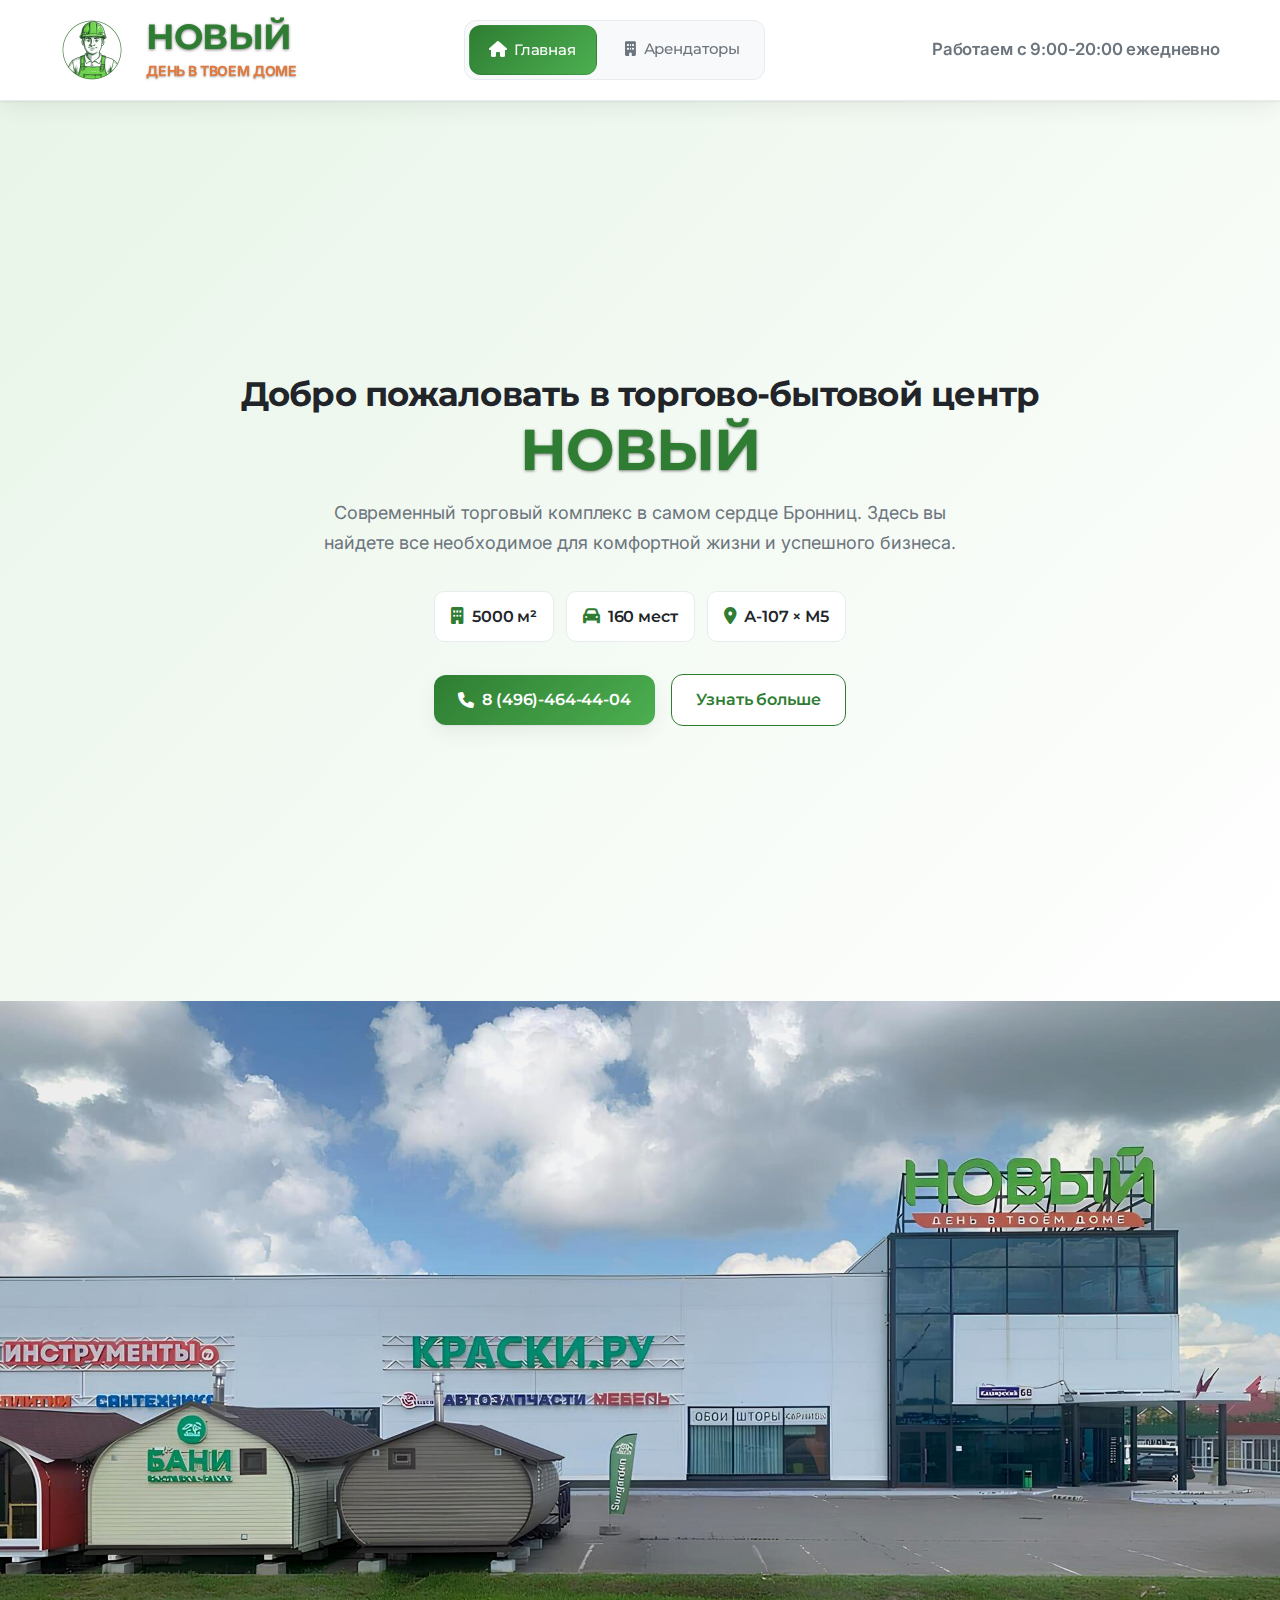
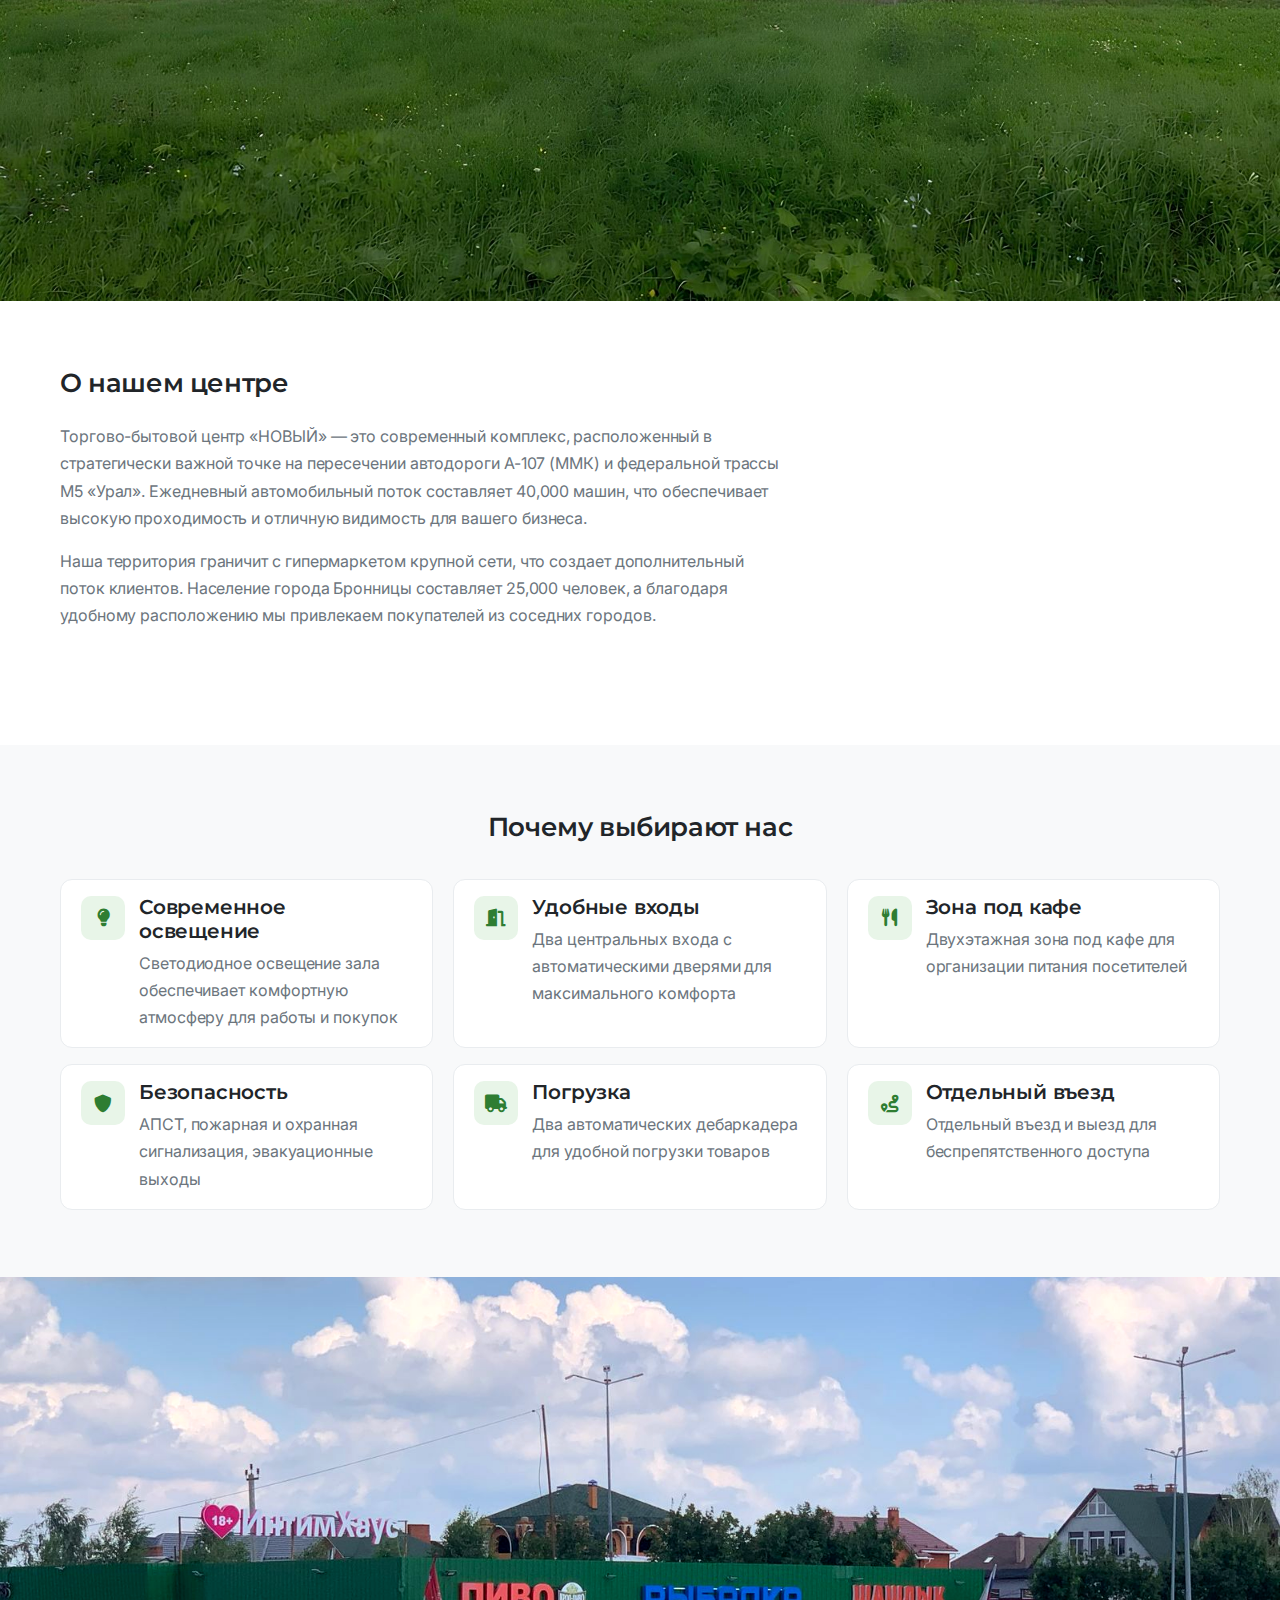
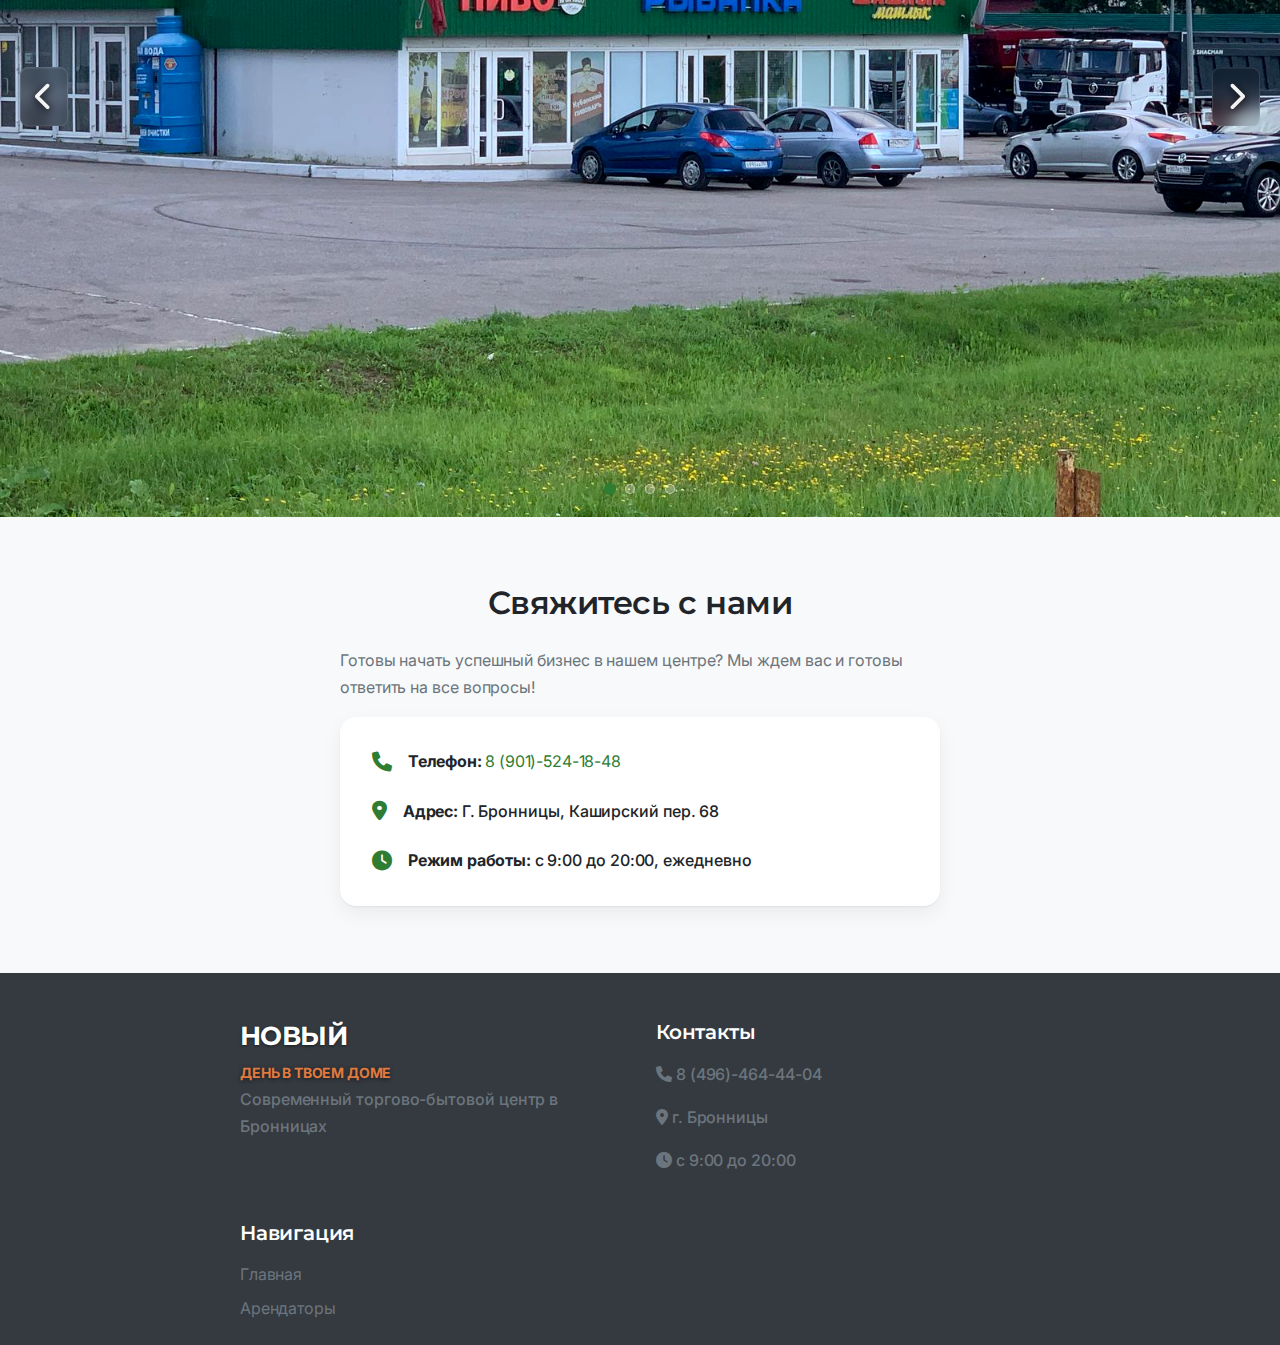
<file: index.html>
<!DOCTYPE html>
<html lang="ru">
<head>
    <meta charset="UTF-8">
    <meta name="viewport" content="width=device-width, initial-scale=1.0">
    <title>НОВЫЙ - Торгово-бытовой центр в Бронницах</title>
    <link rel="icon" type="image/png" href="favicon.png">
    <link rel="preconnect" href="https://fonts.googleapis.com" crossorigin>
    <link rel="preconnect" href="https://fonts.gstatic.com" crossorigin>
    <link rel="stylesheet" href="styles.css">
    <link href="https://fonts.googleapis.com/css2?family=Montserrat:wght@300;400;500;600;700;800;900&family=Inter:wght@300;400;500;600;700&display=swap" rel="stylesheet">
    <link rel="stylesheet" href="https://cdnjs.cloudflare.com/ajax/libs/font-awesome/6.0.0/css/all.min.css">
    <script src="https://instant.page/5.2.0" type="module" defer></script>
</head>
<body>
    <!-- Header -->
    <header class="header">
        <div class="container">
            <div class="header-content">
                <a href="index.html" class="logo">
                    <img src="favicon.png" alt="Логотип" class="logo-icon" style="width:64px;height:64px;margin-right:18px;vertical-align:middle;display:inline-block;">
                    <span style="display:inline-block;vertical-align:middle;">
                        <h1 style="display:inline;margin:0;vertical-align:middle;">НОВЫЙ</h1>
                        <br>
                        <span class="logo-subtitle">ДЕНЬ В ТВОЕМ ДОМЕ</span>
                    </span>
                </a>
                <nav class="nav">
                    <ul class="nav-list">
                        <li><a href="index.html" class="nav-link active"><i class="fas fa-home"></i>Главная</a></li>
                        <li><a href="tenants.html" class="nav-link"><i class="fas fa-building"></i>Арендаторы</a></li>
                    </ul>
                </nav>
                <div class="header-contact">
                    <div class="working-hours">Работаем с 9:00-20:00 ежедневно</div>
                </div>
                <div class="mobile-menu-toggle">
                    <span></span>
                    <span></span>
                    <span></span>
                </div>
            </div>
        </div>
    </header>

    <!-- Hero Section (Minimal) -->
    <section class="hero hero--minimal">
        <div class="container">
            <div class="hero-inner">
                <h2><span class="hero-line-one">Добро пожаловать в торгово-бытовой центр</span><span class="highlight hero-line-two">НОВЫЙ</span></h2>
                <p class="hero-description">Современный торговый комплекс в самом сердце Бронниц. Здесь вы найдете все необходимое для комфортной жизни и успешного бизнеса.</p>
                <ul class="hero-stats" aria-label="Ключевые характеристики">
                    <li class="stat-chip"><i class="fas fa-building" aria-hidden="true"></i><span>5000 м²</span></li>
                    <li class="stat-chip"><i class="fas fa-car" aria-hidden="true"></i><span>160 мест</span></li>
                    <li class="stat-chip"><i class="fas fa-map-marker-alt" aria-hidden="true"></i><span>А-107 × М5</span></li>
                </ul>
                <div class="hero-actions">
                    <a href="tel:+74964644404" class="btn btn-primary"><i class="fas fa-phone"></i>8 (496)-464-44-04</a>
                    <a href="#about" class="btn btn-secondary">Узнать больше</a>
                </div>
            </div>
        </div>
    </section>

    <!-- Full Screen Image Section -->
    <section class="fullscreen-image">
        <img src="photoMAKET/photo_2025-08-06_16-13-53 (1) (1).jpg" alt="Торгово-бытовой центр НОВЫЙ" width="1920" height="960" fetchpriority="high">
    </section>

    <!-- About Section -->
    <section id="about" class="about">
        <div class="container">
            <div class="about-content">
                <div class="about-text">
                    <h3>О нашем центре</h3>
                    <p>
                        Торгово-бытовой центр «НОВЫЙ» — это современный комплекс, расположенный в стратегически важной точке на пересечении автодороги А-107 (ММК) и федеральной трассы М5 «Урал». Ежедневный автомобильный поток составляет 40,000 машин, что обеспечивает высокую проходимость и отличную видимость для вашего бизнеса.
                    </p>
                    <p>
                        Наша территория граничит с гипермаркетом крупной сети, что создает дополнительный поток клиентов. Население города Бронницы составляет 25,000 человек, а благодаря удобному расположению мы привлекаем покупателей из соседних городов.
                    </p>
                </div>
                <div class="about-stats">
                    <div class="stat">
                        <div class="stat-number">5000<span class="unit">м²</span></div>
                        <div class="stat-label">общая площадь</div>
                    </div>
                    <div class="stat">
                        <div class="stat-number">6<span class="unit">м</span></div>
                        <div class="stat-label">высота потолков</div>
                    </div>
                    <div class="stat">
                        <div class="stat-number">160</div>
                        <div class="stat-label">парковочных мест</div>
                    </div>
                    <div class="stat">
                        <div class="stat-number">40,000</div>
                        <div class="stat-label">машин в сутки</div>
                    </div>
                </div>
            </div>
        </div>
    </section>

    <!-- Features Section (Premium Minimal) -->
    <section class="features">
        <div class="container">
            <h3>Почему выбирают нас</h3>
            <ul class="features-premium-grid">
                <li class="feature-line">
                    <i class="fas fa-lightbulb" aria-hidden="true"></i>
                    <div class="feature-text">
                        <h4>Современное освещение</h4>
                        <p>Светодиодное освещение зала обеспечивает комфортную атмосферу для работы и покупок</p>
                    </div>
                </li>
                <li class="feature-line">
                    <i class="fas fa-door-open" aria-hidden="true"></i>
                    <div class="feature-text">
                        <h4>Удобные входы</h4>
                        <p>Два центральных входа с автоматическими дверями для максимального комфорта</p>
                    </div>
                </li>
                <li class="feature-line">
                    <i class="fas fa-utensils" aria-hidden="true"></i>
                    <div class="feature-text">
                        <h4>Зона под кафе</h4>
                        <p>Двухэтажная зона под кафе для организации питания посетителей</p>
                    </div>
                </li>
                <li class="feature-line">
                    <i class="fas fa-shield-alt" aria-hidden="true"></i>
                    <div class="feature-text">
                        <h4>Безопасность</h4>
                        <p>АПСТ, пожарная и охранная сигнализация, эвакуационные выходы</p>
                    </div>
                </li>
                <li class="feature-line">
                    <i class="fas fa-truck" aria-hidden="true"></i>
                    <div class="feature-text">
                        <h4>Погрузка</h4>
                        <p>Два автоматических дебаркадера для удобной погрузки товаров</p>
                    </div>
                </li>
                <li class="feature-line">
                    <i class="fas fa-route" aria-hidden="true"></i>
                    <div class="feature-text">
                        <h4>Отдельный въезд</h4>
                        <p>Отдельный въезд и выезд для беспрепятственного доступа</p>
                    </div>
                </li>
            </ul>
        </div>
    </section>

    <!-- Gallery Section (same player as Tenants) -->
    <section class="tenants-photos" aria-label="Фотографии центра">
        <div class="fullscreen-carousel" id="homeCarousel" tabindex="0">
            <div class="carousel-track">
                <div class="carousel-slide"><img src="photoMAKET/WhatsApp Image 2025-08-06 at 11.14.44.jpeg" alt="Фотография центра 1" draggable="false" loading="lazy"></div>
                <div class="carousel-slide"><img src="photoMAKET/WhatsApp Image 2025-08-06 at 11.14.46.jpeg" alt="Фотография центра 2" draggable="false" loading="lazy"></div>
                <div class="carousel-slide"><img src="photoMAKET/WhatsApp Image 2025-08-06 at 11.14.43.jpeg" alt="Фотография центра 3" draggable="false" loading="lazy"></div>
                <div class="carousel-slide"><img src="photoMAKET/WhatsApp Image 2025-08-06 at 11.14.45.jpeg" alt="Фотография центра 4" draggable="false" loading="lazy"></div>
            </div>
            <button class="carousel-btn prev" aria-label="Предыдущее фото" type="button">
                <i class="fas fa-chevron-left"></i>
            </button>
            <button class="carousel-btn next" aria-label="Следующее фото" type="button">
                <i class="fas fa-chevron-right"></i>
            </button>
            <div class="carousel-dots" role="tablist" aria-label="Навигация по фото"></div>
            <div class="carousel-placeholder" aria-hidden="true">
                <div class="placeholder-content">
                    <span class="placeholder-title">Фотографии центра</span>
                    <span class="placeholder-subtitle">Фото будут добавлены позже</span>
                </div>
            </div>
        </div>
    </section>

    <!-- Contact Section -->
    <section class="contact">
        <div class="container">
            <div class="contact-content">
                <div class="contact-info">
                    <h3>Свяжитесь с нами</h3>
                    <p>
                        Готовы начать успешный бизнес в нашем центре? Мы ждем вас и готовы ответить на все вопросы!
                    </p>
                    <div class="contact-details">
                        <div class="contact-item">
                            <i class="fas fa-phone"></i>
                            <div>
                                <strong>Телефон:</strong>
                                <a href="tel:+79015241848">8 (901)-524-18-48</a>
                            </div>
                        </div>
                        <div class="contact-item">
                            <i class="fas fa-map-marker-alt"></i>
                            <div>
                                <strong>Адрес:</strong>
                                <span>Г. Бронницы, Каширский пер. 68</span>
                            </div>
                        </div>
                        <div class="contact-item">
                            <i class="fas fa-clock"></i>
                            <div>
                                <strong>Режим работы:</strong>
                                <span>с 9:00 до 20:00, ежедневно</span>
                            </div>
                        </div>
                        
                    </div>
                </div>
            </div>
        </div>
    </section>

    <!-- Footer -->
    <footer class="footer">
        <div class="container">
            <div class="footer-content">
                <div class="footer-section">
                    <div class="logo">
                        <h3>НОВЫЙ</h3>
                        <span>ДЕНЬ В ТВОЕМ ДОМЕ</span>
                    </div>
                    <p>Современный торгово-бытовой центр в Бронницах</p>
                </div>
                <div class="footer-section">
                    <h4>Контакты</h4>
                    <p><i class="fas fa-phone"></i> 8 (496)-464-44-04</p>
                    <p><i class="fas fa-map-marker-alt"></i> г. Бронницы</p>
                    <p><i class="fas fa-clock"></i> с 9:00 до 20:00</p>
                </div>
                <div class="footer-section">
                    <h4>Навигация</h4>
                    <ul>
                        <li><a href="index.html">Главная</a></li>
                        <li><a href="tenants.html">Арендаторы</a></li>
                    </ul>
                </div>
            </div>
        </div>
    </footer>



    <script src="script.js"></script>
</body>
</html>
</file>
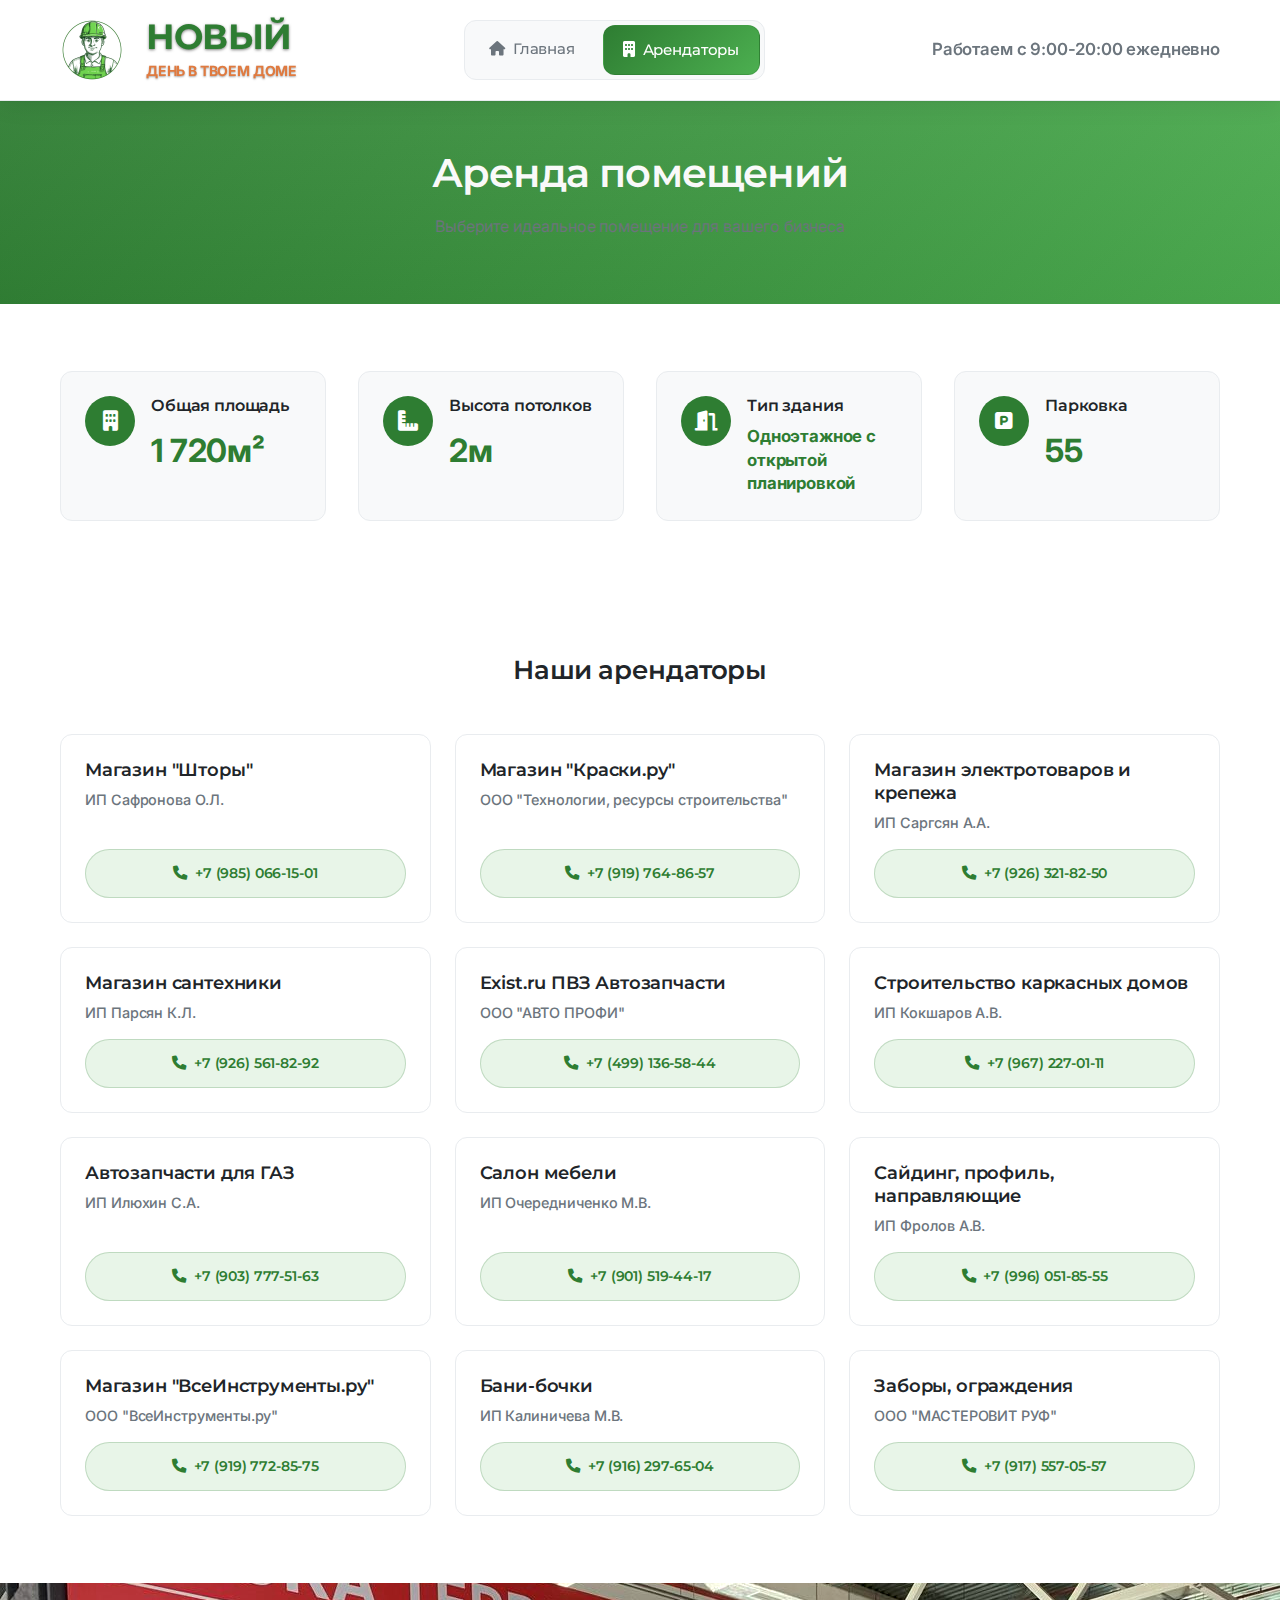
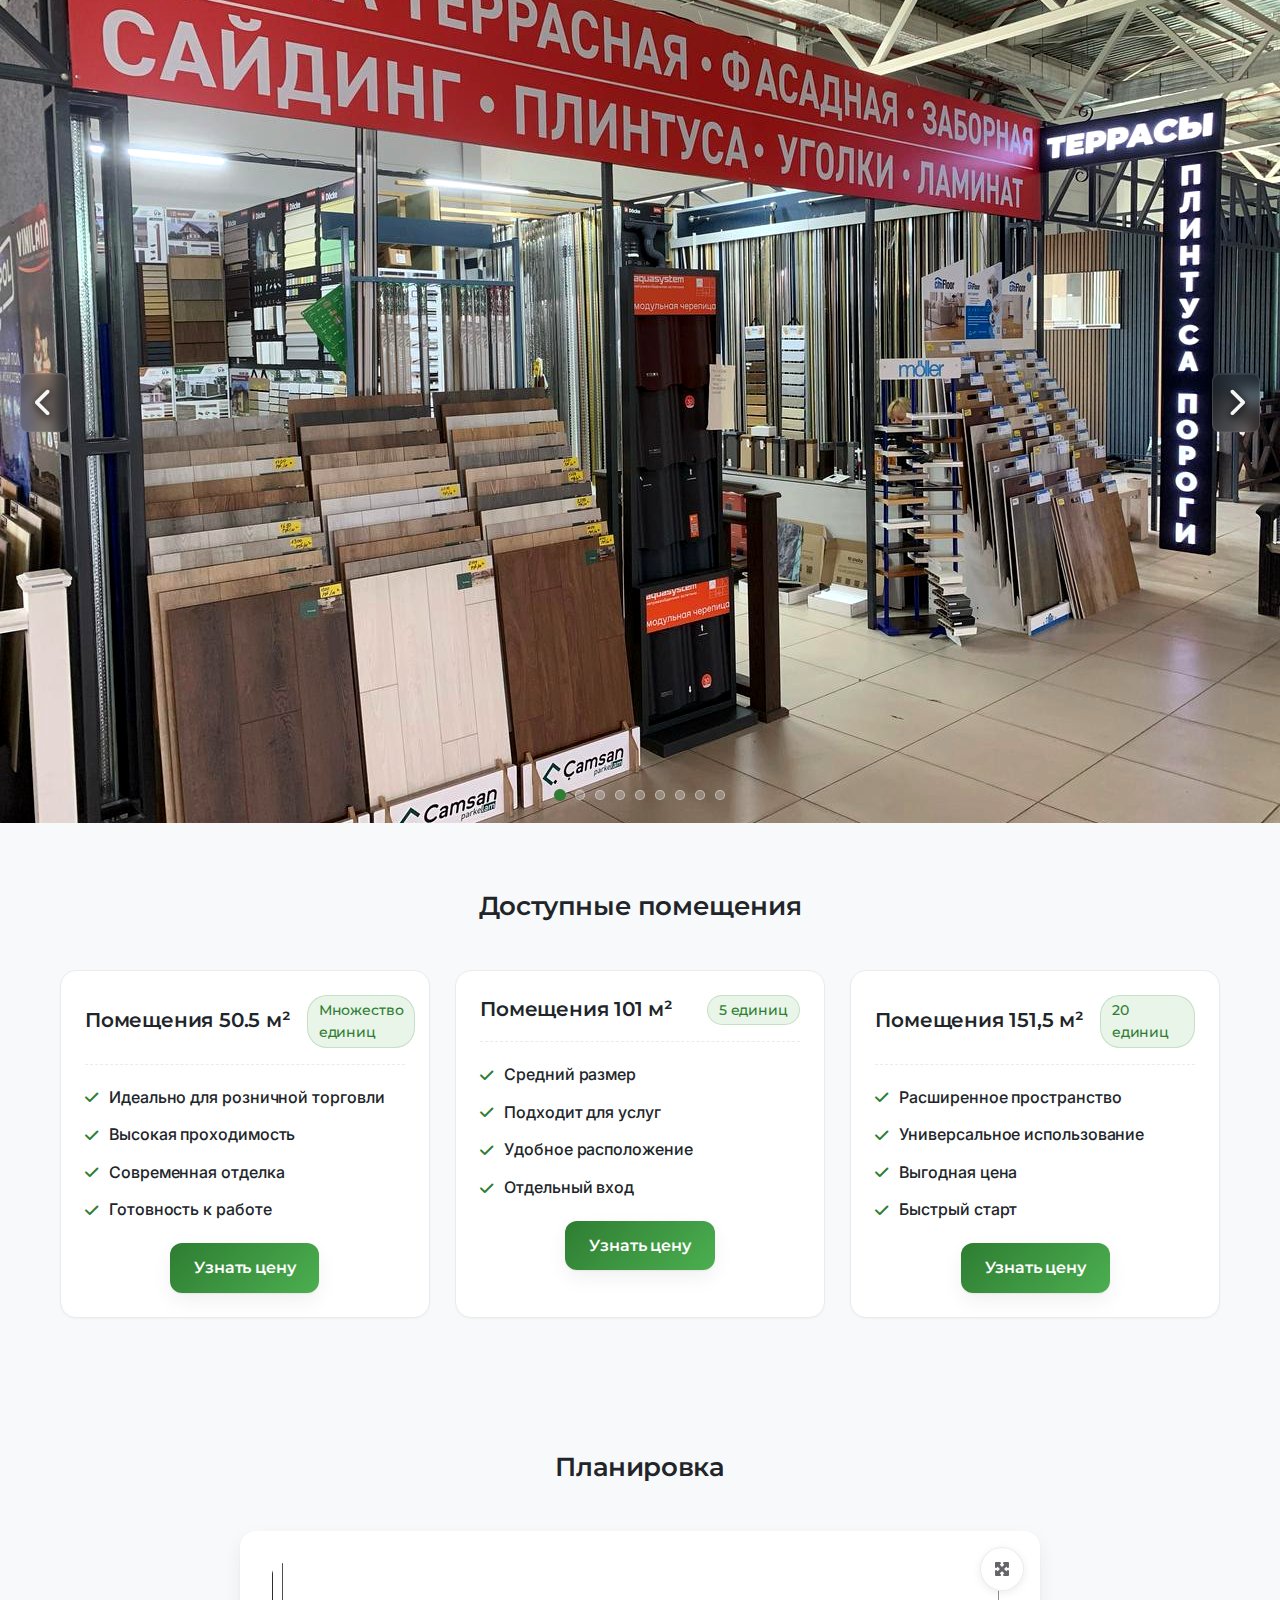
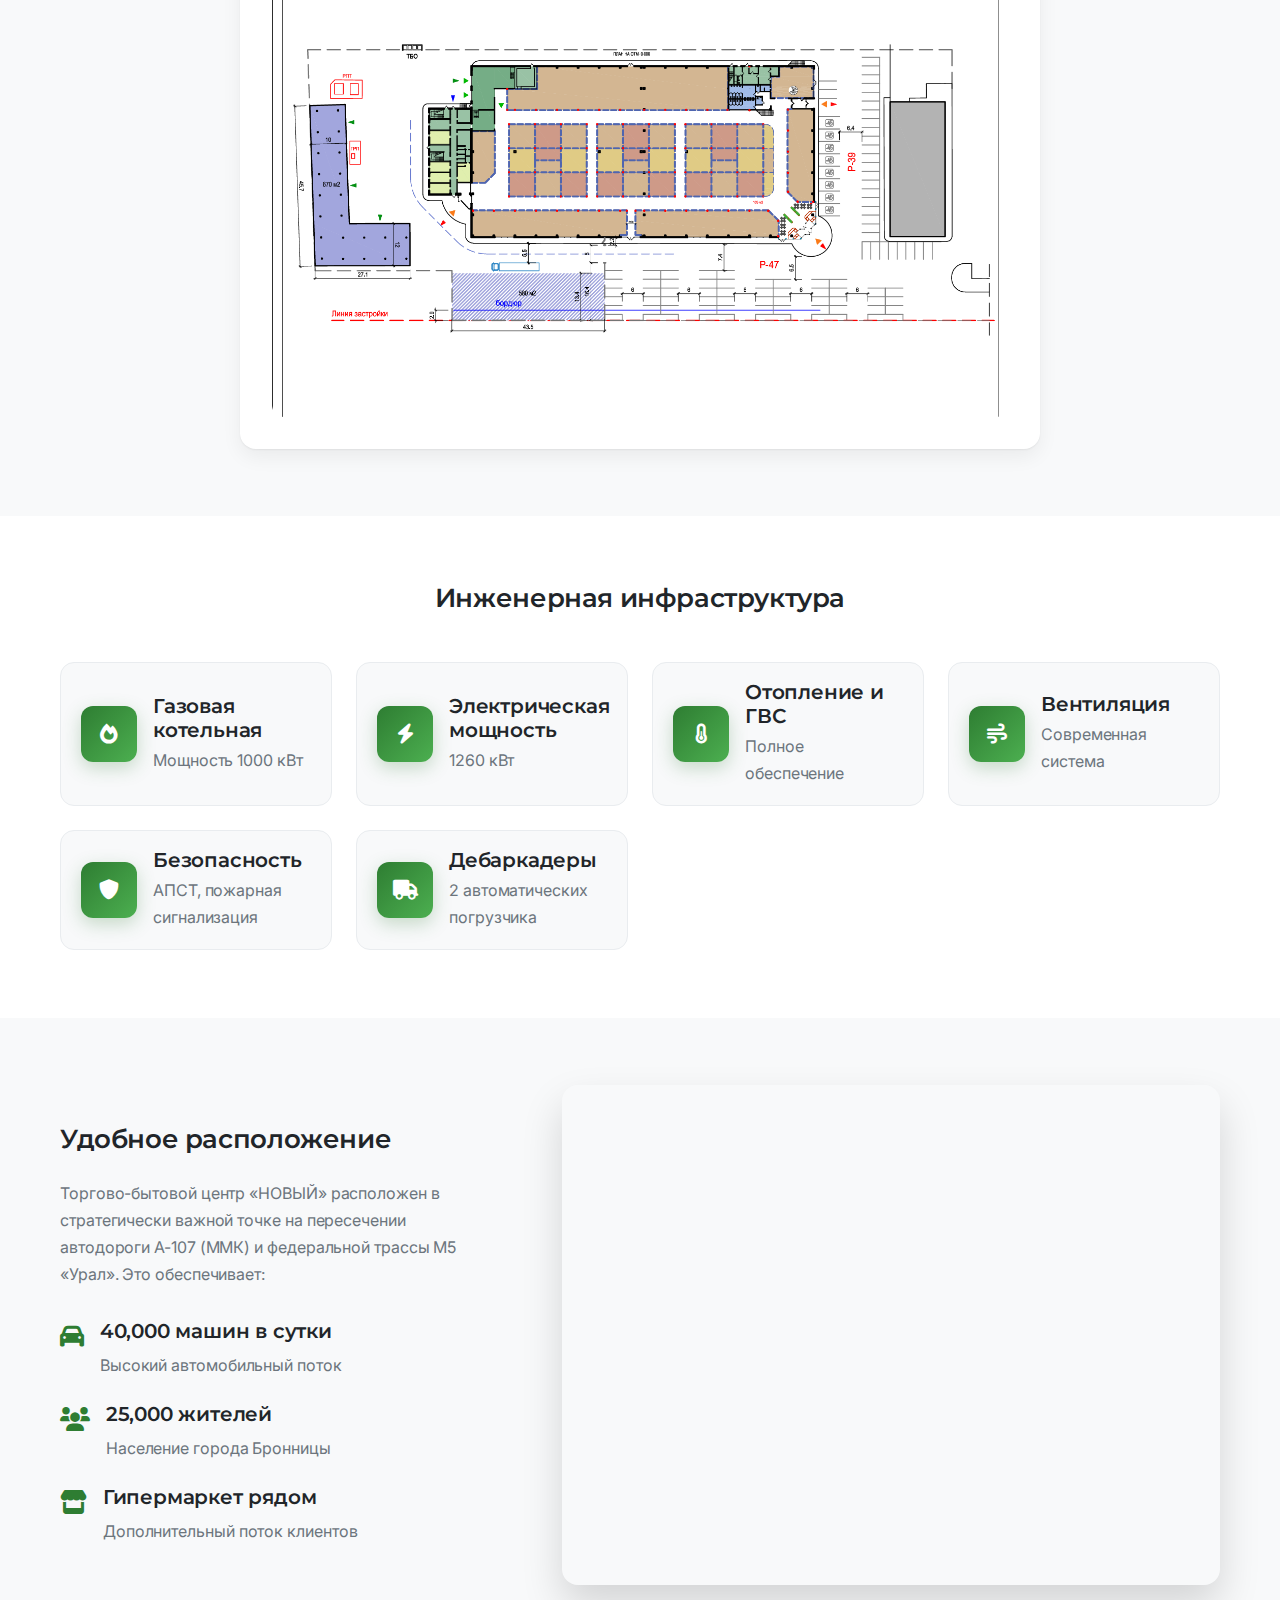
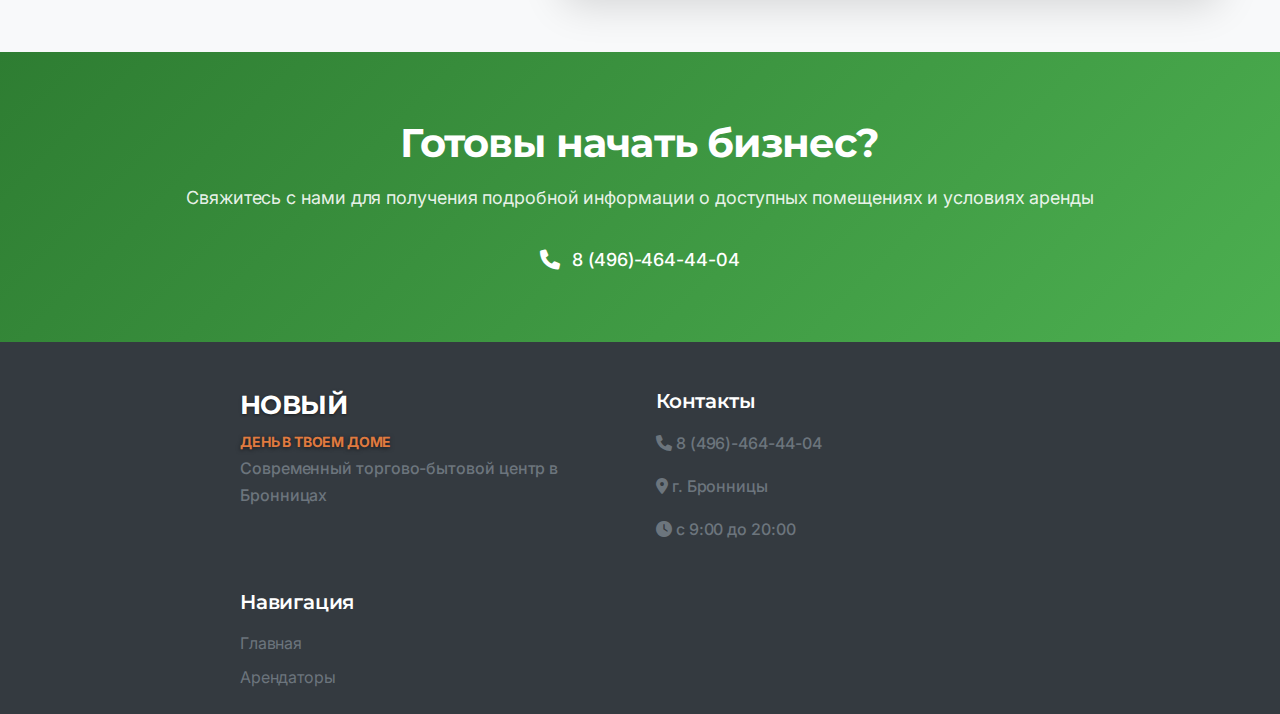
<file: tenants.html>
<!DOCTYPE html>
<html lang="ru">
<head>
    <meta charset="UTF-8">
    <meta name="viewport" content="width=device-width, initial-scale=1.0">
    <title>Арендаторы - НОВЫЙ</title>
    <link rel="icon" type="image/png" href="favicon.png">
    <link rel="preconnect" href="https://fonts.googleapis.com" crossorigin>
    <link rel="preconnect" href="https://fonts.gstatic.com" crossorigin>
    <link rel="stylesheet" href="styles.css">
    <link href="https://fonts.googleapis.com/css2?family=Montserrat:wght@300;400;500;600;700;800;900&family=Inter:wght@300;400;500;600;700&display=swap" rel="stylesheet">
    <link rel="stylesheet" href="https://cdnjs.cloudflare.com/ajax/libs/font-awesome/6.0.0/css/all.min.css">
    <script src="https://instant.page/5.2.0" type="module" defer></script>
</head>
<body>
    <!-- Header -->
    <header class="header">
        <div class="container">
            <div class="header-content">
                <a href="index.html" class="logo">
                    <img src="favicon.png" alt="Логотип" class="logo-icon" style="width:64px;height:64px;margin-right:18px;vertical-align:middle;display:inline-block;">
                    <span style="display:inline-block;vertical-align:middle;">
                        <h1 style="display:inline;margin:0;vertical-align:middle;">НОВЫЙ</h1>
                        <br>
                        <span class="logo-subtitle">ДЕНЬ В ТВОЕМ ДОМЕ</span>
                    </span>
                </a>
                <nav class="nav">
                    <ul class="nav-list">
                        <li><a href="index.html" class="nav-link"><i class="fas fa-home"></i>Главная</a></li>
                        <li><a href="tenants.html" class="nav-link active"><i class="fas fa-building"></i>Арендаторы</a></li>
                    </ul>
                </nav>
                <div class="header-contact">
                    <div class="working-hours">Работаем с 9:00-20:00 ежедневно</div>
                </div>
                <div class="mobile-menu-toggle">
                    <span></span>
                    <span></span>
                    <span></span>
                </div>
            </div>
        </div>
    </header>

    <!-- Page Header -->
    <section class="page-header">
        <div class="container">
            <h2>Аренда помещений</h2>
            <p>Выберите идеальное помещение для вашего бизнеса</p>
        </div>
    </section>

    <!-- Building Info -->
    <section class="building-info">
        <div class="container">
            <div class="building-stats">
                <div class="stat-card">
                    <div class="stat-icon">
                        <i class="fas fa-building"></i>
                    </div>
                    <div class="stat-content">
                        <h4>Общая площадь</h4>
                        <div class="stat-number">5000<span class="unit">м²</span></div>
                    </div>
                </div>
                <div class="stat-card">
                    <div class="stat-icon">
                        <i class="fas fa-ruler-combined"></i>
                    </div>
                    <div class="stat-content">
                        <h4>Высота потолков</h4>
                        <div class="stat-number">6<span class="unit">м</span></div>
                    </div>
                </div>
                <div class="stat-card building-type">
                    <div class="stat-icon">
                        <i class="fas fa-door-open"></i>
                    </div>
                    <div class="stat-content">
                        <h4>Тип здания</h4>
                        <div class="stat-text">Одноэтажное с открытой планировкой</div>
                    </div>
                </div>
                <div class="stat-card">
                    <div class="stat-icon">
                        <i class="fas fa-parking"></i>
                    </div>
                    <div class="stat-content">
                        <h4>Парковка</h4>
                        <div class="stat-number">160 мест</div>
                    </div>
                </div>
            </div>
        </div>
    </section>

    <!-- Our Tenants -->
    <section class="tenants">
        <div class="container">
            <h3>Наши арендаторы</h3>
            <div class="tenants-grid">
                <div class="tenant-card">
                    <div class="tenant-main">
                        <h4>Магазин "Шторы"</h4>
                        <p class="tenant-company">ИП Сафронова О.Л.</p>
                    </div>
                    <div class="tenant-contact">
                        <a class="phone-chip" href="tel:+79850661501"><i class="fas fa-phone"></i><span>+7 (985) 066-15-01</span></a>
                    </div>
                </div>
                <div class="tenant-card">
                    <div class="tenant-main">
                        <h4>Магазин "Краски.ру"</h4>
                        <p class="tenant-company">ООО "Технологии, ресурсы строительства"</p>
                    </div>
                    <div class="tenant-contact">
                        <a class="phone-chip" href="tel:+79197648657"><i class="fas fa-phone"></i><span>+7 (919) 764-86-57</span></a>
                    </div>
                </div>
                <div class="tenant-card">
                    <div class="tenant-main">
                        <h4>Магазин электротоваров и крепежа</h4>
                        <p class="tenant-company">ИП Саргсян А.А.</p>
                    </div>
                    <div class="tenant-contact">
                        <a class="phone-chip" href="tel:+79263218250"><i class="fas fa-phone"></i><span>+7 (926) 321-82-50</span></a>
                    </div>
                </div>
                <div class="tenant-card">
                    <div class="tenant-main">
                        <h4>Магазин сантехники</h4>
                        <p class="tenant-company">ИП Парсян К.Л.</p>
                    </div>
                    <div class="tenant-contact">
                        <a class="phone-chip" href="tel:+79265618292"><i class="fas fa-phone"></i><span>+7 (926) 561-82-92</span></a>
                    </div>
                </div>
                <div class="tenant-card">
                    <div class="tenant-main">
                        <h4>Exist.ru ПВЗ Автозапчасти</h4>
                        <p class="tenant-company">ООО "АВТО ПРОФИ"</p>
                    </div>
                    <div class="tenant-contact">
                        <a class="phone-chip" href="tel:+74991365844"><i class="fas fa-phone"></i><span>+7 (499) 136-58-44</span></a>
                    </div>
                </div>
                <div class="tenant-card">
                    <div class="tenant-main">
                        <h4>Строительство каркасных домов</h4>
                        <p class="tenant-company">ИП Кокшаров А.В.</p>
                    </div>
                    <div class="tenant-contact">
                        <a class="phone-chip" href="tel:+79672270111"><i class="fas fa-phone"></i><span>+7 (967) 227-01-11</span></a>
                    </div>
                </div>
                <div class="tenant-card">
                    <div class="tenant-main">
                        <h4>Автозапчасти для ГАЗ</h4>
                        <p class="tenant-company">ИП Илюхин С.А.</p>
                    </div>
                    <div class="tenant-contact">
                        <a class="phone-chip" href="tel:+79037775163"><i class="fas fa-phone"></i><span>+7 (903) 777-51-63</span></a>
                    </div>
                </div>
                <div class="tenant-card">
                    <div class="tenant-main">
                        <h4>Салон мебели</h4>
                        <p class="tenant-company">ИП Очередниченко М.В.</p>
                    </div>
                    <div class="tenant-contact">
                        <a class="phone-chip" href="tel:+79015194417"><i class="fas fa-phone"></i><span>+7 (901) 519-44-17</span></a>
                    </div>
                </div>
                <div class="tenant-card">
                    <div class="tenant-main">
                        <h4>Сайдинг, профиль, направляющие</h4>
                        <p class="tenant-company">ИП Фролов А.В.</p>
                    </div>
                    <div class="tenant-contact">
                        <a class="phone-chip" href="tel:+79960518555"><i class="fas fa-phone"></i><span>+7 (996) 051-85-55</span></a>
                    </div>
                </div>
                <div class="tenant-card">
                    <div class="tenant-main">
                        <h4>Магазин "ВсеИнструменты.ру"</h4>
                        <p class="tenant-company">ООО "ВсеИнструменты.ру"</p>
                    </div>
                    <div class="tenant-contact">
                        <a class="phone-chip" href="tel:+79197728575"><i class="fas fa-phone"></i><span>+7 (919) 772-85-75</span></a>
                    </div>
                </div>
                <div class="tenant-card">
                    <div class="tenant-main">
                        <h4>Бани-бочки</h4>
                        <p class="tenant-company">ИП Калиничева М.В.</p>
                    </div>
                    <div class="tenant-contact">
                        <a class="phone-chip" href="tel:+79162976504"><i class="fas fa-phone"></i><span>+7 (916) 297-65-04</span></a>
                    </div>
                </div>
                <div class="tenant-card">
                    <div class="tenant-main">
                        <h4>Заборы, ограждения</h4>
                        <p class="tenant-company">ООО "МАСТЕРОВИТ РУФ"</p>
                    </div>
                    <div class="tenant-contact">
                        <a class="phone-chip" href="tel:+79175570557"><i class="fas fa-phone"></i><span>+7 (917) 557-05-57</span></a>
                    </div>
                </div>
            </div>
        </div>
    </section>

    <!-- Tenants Fullscreen Photos Carousel -->
    <section class="tenants-photos" aria-label="Фотогалерея арендаторов">
        <div class="fullscreen-carousel" id="tenantsCarousel" tabindex="0">
            <div class="carousel-track">
                <div class="carousel-slide">
                    <img src="photoMAKET/WhatsApp Image 2025-08-17 at 20.41.26.jpeg" alt="Наши арендаторы фото 1" draggable="false" loading="lazy">
                </div>
                <div class="carousel-slide">
                    <img src="photoMAKET/WhatsApp Image 2025-08-17 at 20.39.37.jpeg" alt="Наши арендаторы фото 2" draggable="false" loading="lazy">
                </div>
                <div class="carousel-slide">
                    <img src="photoMAKET/WhatsApp Image 2025-08-17 at 20.40.39.jpeg" alt="Наши арендаторы фото 3" draggable="false" loading="lazy">
                </div>
                <div class="carousel-slide">
                    <img src="photoMAKET/WhatsApp Image 2025-08-17 at 20.42.36.jpeg" alt="Наши арендаторы фото 4" draggable="false" loading="lazy">
                </div>
                <div class="carousel-slide">
                    <img src="photoMAKET/WhatsApp Image 2025-08-17 at 20.11.54.jpeg" alt="Наши арендаторы фото 5" draggable="false" loading="lazy">
                </div>
                <div class="carousel-slide">
                    <img src="photoMAKET/WhatsApp Image 2025-08-17 at 20.10.42.jpeg" alt="Наши арендаторы фото 6" draggable="false" loading="lazy">
                </div>
                <div class="carousel-slide">
                    <img src="photoMAKET/WhatsApp Image 2025-08-17 at 20.09.03.jpeg" alt="Наши арендаторы фото 7" draggable="false" loading="lazy">
                </div>
                <div class="carousel-slide">
                    <img src="photoMAKET/WhatsApp Image 2025-08-17 at 20.07.47 (1).jpeg" alt="Наши арендаторы фото 8" draggable="false" loading="lazy">
                </div>
                <div class="carousel-slide">
                    <img src="photoMAKET/WhatsApp Image 2025-08-17 at 20.06.09.jpeg" alt="Наши арендаторы фото 9" draggable="false" loading="lazy">
                </div>
            </div>
            <button class="carousel-btn prev" aria-label="Предыдущее фото" type="button">
                <i class="fas fa-chevron-left"></i>
            </button>
            <button class="carousel-btn next" aria-label="Следующее фото" type="button">
                <i class="fas fa-chevron-right"></i>
            </button>
            <div class="carousel-dots" role="tablist" aria-label="Навигация по фото"></div>
            <div class="carousel-placeholder" aria-hidden="true">
                <div class="placeholder-content">
                    <span class="placeholder-title">Фотогалерея арендаторов</span>
                    <span class="placeholder-subtitle">Фото будут добавлены позже</span>
                </div>
            </div>
        </div>
    </section>

    <!-- Available Spaces -->
    <section class="spaces">
        <div class="container">
            <h3>Доступные помещения</h3>
            <div class="spaces-premium-grid">
                <article class="space-tier">
                    <header class="space-head">
                        <h4>Помещения 50.5 м²</h4>
                        <span class="chip space-count">Множество единиц</span>
                    </header>
                    <ul class="space-benefits">
                        <li>Идеально для розничной торговли</li>
                        <li>Высокая проходимость</li>
                        <li>Современная отделка</li>
                        <li>Готовность к работе</li>
                    </ul>
                    <footer class="space-actions">
                        <a href="#ready" class="btn btn-primary">Узнать цену</a>
                    </footer>
                </article>

                <article class="space-tier">
                    <header class="space-head">
                        <h4>Помещения 101 м²</h4>
                        <span class="chip space-count">5 единиц</span>
                    </header>
                    <ul class="space-benefits">
                        <li>Средний размер</li>
                        <li>Подходит для услуг</li>
                        <li>Удобное расположение</li>
                        <li>Отдельный вход</li>
                    </ul>
                    <footer class="space-actions">
                        <a href="#ready" class="btn btn-primary">Узнать цену</a>
                    </footer>
                </article>

                <article class="space-tier">
                    <header class="space-head">
                        <h4>Помещения 151,5 м²</h4>
                        <span class="chip space-count">20 единиц</span>
                    </header>
                    <ul class="space-benefits">
                        <li>Расширенное пространство</li>
                        <li>Универсальное использование</li>
                        <li>Выгодная цена</li>
                        <li>Быстрый старт</li>
                    </ul>
                    <footer class="space-actions">
                        <a href="#ready" class="btn btn-primary">Узнать цену</a>
                    </footer>
                </article>

                
            </div>
        </div>
    </section>

    <!-- Floor Plan -->
    <section class="floor-plan">
        <div class="container">
            <h3>Планировка</h3>
            <div class="floor-plan-content">
                <div class="floor-plan-image">
                    <img src="photoMAKET/Screenshot_2.png" alt="Планировка торгового центра" loading="lazy">
                    <button class="zoom-btn" aria-label="Увеличить изображение">
                        <i class="fas fa-expand-arrows-alt"></i>
                    </button>
                </div>
            </div>
        </div>
    </section>

    <!-- Floor Plan Modal -->
    <div class="floor-plan-modal" id="floorPlanModal">
        <div class="modal-content">
            <button class="modal-close" aria-label="Закрыть">
                <i class="fas fa-times"></i>
            </button>
            <img src="photoMAKET/Screenshot_2.png" alt="Планировка торгового центра" loading="lazy">
        </div>
    </div>

    <!-- Infrastructure -->
    <section class="infrastructure">
        <div class="container">
            <h3>Инженерная инфраструктура</h3>
            <div class="infra-premium-grid">
                <article class="infra-item">
                    <div class="infra-icon"><i class="fas fa-fire"></i></div>
                    <div class="infra-text">
                        <h4>Газовая котельная</h4>
                        <p>Мощность 1000 кВт</p>
                    </div>
                </article>
                <article class="infra-item">
                    <div class="infra-icon"><i class="fas fa-bolt"></i></div>
                    <div class="infra-text">
                        <h4>Электрическая мощность</h4>
                        <p>1260 кВт</p>
                    </div>
                </article>
                <article class="infra-item">
                    <div class="infra-icon"><i class="fas fa-thermometer-half"></i></div>
                    <div class="infra-text">
                        <h4>Отопление и ГВС</h4>
                        <p>Полное обеспечение</p>
                    </div>
                </article>
                <article class="infra-item">
                    <div class="infra-icon"><i class="fas fa-wind"></i></div>
                    <div class="infra-text">
                        <h4>Вентиляция</h4>
                        <p>Современная система</p>
                    </div>
                </article>
                <article class="infra-item">
                    <div class="infra-icon"><i class="fas fa-shield-alt"></i></div>
                    <div class="infra-text">
                        <h4>Безопасность</h4>
                        <p>АПСТ, пожарная сигнализация</p>
                    </div>
                </article>
                <article class="infra-item">
                    <div class="infra-icon"><i class="fas fa-truck"></i></div>
                    <div class="infra-text">
                        <h4>Дебаркадеры</h4>
                        <p>2 автоматических погрузчика</p>
                    </div>
                </article>
            </div>
        </div>
    </section>

    <!-- Location -->
    <section class="location">
        <div class="container">
            <div class="location-content">
                <div class="location-text">
                    <h3>Удобное расположение</h3>
                    <p>
                        Торгово-бытовой центр «НОВЫЙ» расположен в стратегически важной точке на пересечении автодороги А-107 (ММК) и федеральной трассы М5 «Урал». Это обеспечивает:
                    </p>
                    <div class="location-benefits">
                        <div class="benefit">
                            <i class="fas fa-car"></i>
                            <div>
                                <h4>40,000 машин в сутки</h4>
                                <p>Высокий автомобильный поток</p>
                            </div>
                        </div>
                        <div class="benefit">
                            <i class="fas fa-users"></i>
                            <div>
                                <h4>25,000 жителей</h4>
                                <p>Население города Бронницы</p>
                            </div>
                        </div>
                        <div class="benefit">
                            <i class="fas fa-store"></i>
                            <div>
                                <h4>Гипермаркет рядом</h4>
                                <p>Дополнительный поток клиентов</p>
                            </div>
                        </div>
                    </div>
                </div>
                <div class="location-image">
                    <div id="yandex-map" class="map-container"></div>
                </div>
            </div>
        </div>
    </section>

    <!-- Contact CTA -->
    <section class="contact-cta" id="ready">
        <div class="container">
            <div class="cta-content">
                <h3>Готовы начать бизнес?</h3>
                <p>Свяжитесь с нами для получения подробной информации о доступных помещениях и условиях аренды</p>
                <div class="cta-contacts">
                    <div class="contact-item">
                        <i class="fas fa-phone"></i>
                        <span>8 (496)-464-44-04</span>
                    </div>
                </div>
            </div>
        </div>
    </section>

    <!-- Footer -->
    <footer class="footer">
        <div class="container">
            <div class="footer-content">
                <div class="footer-section">
                    <div class="logo">
                        <h3>НОВЫЙ</h3>
                        <span>ДЕНЬ В ТВОЕМ ДОМЕ</span>
                    </div>
                    <p>Современный торгово-бытовой центр в Бронницах</p>
                </div>
                <div class="footer-section">
                    <h4>Контакты</h4>
                    <p><i class="fas fa-phone"></i> 8 (496)-464-44-04</p>
                    <p><i class="fas fa-map-marker-alt"></i> г. Бронницы</p>
                    <p><i class="fas fa-clock"></i> с 9:00 до 20:00</p>
                </div>
                <div class="footer-section">
                    <h4>Навигация</h4>
                    <ul>
                        <li><a href="index.html">Главная</a></li>
                        <li><a href="tenants.html">Арендаторы</a></li>
                    </ul>
                </div>
            </div>
        </div>
    </footer>



    <script src="https://api-maps.yandex.ru/2.1/?lang=ru_RU" type="text/javascript"></script>
    <script src="script.js"></script>
</body>
</html>
</file>
<file: styles.css>
/* Reset and Base Styles */
* {
    margin: 0;
    padding: 0;
    box-sizing: border-box;
}

:root {
    --primary-green: #2E7D32;
    --secondary-green: #4CAF50;
    --light-green: #E8F5E8;
    --accent-green: #66BB6A;
    --white: #FFFFFF;
    --light-gray: #F8F9FA;
    --gray: #6C757D;
    --dark-gray: #343A40;
    --text-dark: #212529;
    --text-light: #6C757D;
    --border-color: #E9ECEF;
    /* Modern multi-layer shadows for a more professional look */
    --shadow: 0 1px 2px rgba(0,0,0,0.06), 0 8px 20px rgba(0,0,0,0.06);
    --shadow-hover: 0 2px 4px rgba(0,0,0,0.08), 0 12px 32px rgba(0,0,0,0.12);
    --transition: all 0.25s cubic-bezier(0.2, 0.8, 0.2, 1);
    --radius-sm: 8px;
    --radius-md: 12px;
    --radius-lg: 16px;
    --focus-ring: 0 0 0 3px rgba(76, 175, 80, 0.28);
    --section-padding: clamp(2.5rem, 4vw + 1rem, 5rem);
}

body {
    font-family: 'Inter', -apple-system, BlinkMacSystemFont, 'Segoe UI', Roboto, sans-serif;
    line-height: 1.6;
    color: var(--text-dark);
    background-color: var(--white);
    -webkit-font-smoothing: antialiased;
    -moz-osx-font-smoothing: grayscale;
    font-weight: 400;
    letter-spacing: -0.01em;
}

.container {
    max-width: 1200px;
    margin: 0 auto;
    padding: 0 20px;
}

/* Typography */
h1, h2, h3, h4, h5, h6 {
    font-family: 'Montserrat', -apple-system, BlinkMacSystemFont, 'Segoe UI', Roboto, sans-serif;
    font-weight: 600;
    line-height: 1.2;
    margin-bottom: 1rem;
    letter-spacing: -0.02em;
}

/* Fluid, minimal typography */
h1 { font-size: clamp(2rem, 1.6rem + 1.8vw, 3rem); font-weight: 700; letter-spacing: -0.025em; }
h2 { font-size: clamp(1.75rem, 1.4rem + 1.2vw, 2.5rem); font-weight: 600; letter-spacing: -0.02em; }
h3 { font-size: clamp(1.35rem, 1.15rem + 0.6vw, 1.75rem); font-weight: 600; letter-spacing: -0.015em; }
h4 { font-size: clamp(1.1rem, 1rem + 0.3vw, 1.25rem); font-weight: 600; letter-spacing: -0.01em; }

p {
    margin-bottom: 1rem;
    color: var(--text-light);
    font-weight: 400;
    line-height: 1.7;
    letter-spacing: -0.005em;
}

/* Touch improvements */
html { -webkit-tap-highlight-color: transparent; }
img { -webkit-user-drag: none; user-select: none; }

/* Buttons */
.btn {
    display: inline-flex;
    align-items: center;
    gap: 0.5rem;
    padding: 12px 24px;
    border: none;
    border-radius: var(--radius-md);
    font-family: 'Montserrat', -apple-system, BlinkMacSystemFont, 'Segoe UI', Roboto, sans-serif;
    font-size: 1rem;
    font-weight: 600;
    text-decoration: none;
    cursor: pointer;
    transition: var(--transition);
    text-align: center;
    justify-content: center;
    letter-spacing: -0.01em;
}

.btn-primary {
    background: linear-gradient(135deg, var(--primary-green), var(--secondary-green));
    color: var(--white);
    box-shadow: var(--shadow);
}

.btn-primary:hover {
    transform: translateY(-2px);
    box-shadow: var(--shadow-hover);
}

.btn:focus-visible {
    outline: none;
    box-shadow: var(--shadow-hover), var(--focus-ring);
}

.btn:active {
    transform: translateY(0) scale(0.98);
}

.static-btn {
    cursor: default;
    pointer-events: none;
    user-select: none;
}

.static-btn:hover {
    transform: none !important;
    box-shadow: var(--shadow) !important;
    background: var(--primary-green) !important;
}

.btn-secondary {
    background: var(--white);
    color: var(--primary-green);
    border: 1.5px solid var(--primary-green);
}

.btn-secondary:hover {
    background: var(--primary-green);
    color: var(--white);
    transform: translateY(-2px);
}

/* Header */
.header {
    background: var(--white);
    box-shadow: var(--shadow);
    position: sticky;
    top: 0;
    z-index: 1000;
    padding: 1rem 0;
    border-bottom: 1px solid var(--border-color);
}

.header-content {
    display: flex;
    align-items: center;
    justify-content: space-between;
    gap: 2rem;
}

.logo {
    text-decoration: none;
    cursor: pointer;
    transition: var(--transition);
    display: block;
}

.logo:hover {
    transform: scale(1.02);
}

.logo h1 {
    color: var(--primary-green);
    font-family: 'Montserrat', -apple-system, BlinkMacSystemFont, 'Segoe UI', Roboto, sans-serif;
    font-size: 2.2rem;
    font-weight: 700;
    margin: 0;
    letter-spacing: -0.02em;
    text-shadow: 0 1px 3px rgba(0, 0, 0, 0.5);
}

.logo-subtitle {
    color: #E07A3F;
    font-size: 0.875rem;
    font-weight: 700;
    text-shadow: 0 1px 2px rgba(0, 0, 0, 0.35);
}

.nav-list {
    display: flex;
    list-style: none;
    gap: 0.5rem;
    background: var(--light-gray);
    padding: 0.25rem;
    border-radius: var(--radius-md);
    border: 1px solid var(--border-color);
}

.nav-link {
    color: var(--text-light);
    text-decoration: none;
    font-family: 'Montserrat', -apple-system, BlinkMacSystemFont, 'Segoe UI', Roboto, sans-serif;
    font-weight: 500;
    font-size: 0.95rem;
    transition: all 0.3s cubic-bezier(0.4, 0, 0.2, 1);
    padding: 0.75rem 1.25rem;
    border-radius: var(--radius-md);
    position: relative;
    display: flex;
    align-items: center;
    gap: 0.5rem;
    white-space: nowrap;
    overflow: hidden;
    letter-spacing: -0.01em;
}

.nav-link::before { display: none; }

.nav-link:hover {
    color: var(--primary-green);
    background: var(--white);
    border: 1px solid var(--border-color);
}

.nav-link:hover::before { opacity: 0; }

.nav-link.active {
    color: var(--white);
    background: linear-gradient(135deg, var(--primary-green), var(--secondary-green));
    border: 1px solid rgba(46,125,50,0.25);
}

.nav-link.active::before { opacity: 0; }

.nav-link:focus-visible {
    outline: none;
    box-shadow: 0 0 0 3px rgba(76, 175, 80, 0.3);
}

.nav-link.active::after {
    display: none;
}

.nav-link i {
    font-size: 0.9rem;
    transition: transform 0.3s ease;
}

.nav-link:hover i {
    transform: scale(1.1);
}

.nav-link.active i {
    transform: scale(1.1);
}

.header-contact {
    display: flex;
    align-items: center;
    gap: 1rem;
}

.working-hours {
    display: flex;
    align-items: center;
    gap: 0.5rem;
    color: var(--gray);
    font-size: 1.05rem;
    font-weight: 600;
}

.mobile-menu-toggle {
    display: none;
    flex-direction: column;
    gap: 4px;
    cursor: pointer;
    width: 44px; /* удобная кликабельная зона */
    height: 44px;
    justify-content: center;
    align-items: center;
}

.mobile-menu-toggle span {
    width: 26px;
    height: 3px;
    background: var(--primary-green);
    border-radius: 2px;
    transition: var(--transition);
}

/* Hero Section */
.hero {
    background: linear-gradient(135deg, var(--light-green), var(--white));
    padding: 6rem 0;
    min-height: 90vh;
    display: flex;
    align-items: center;
}

.hero-content {
    display: flex;
    flex-direction: column;
    align-items: center;
    justify-content: center;
    text-align: center;
    max-width: 900px;
    margin: 0 auto;
    padding: 3rem 0;
}

.hero-text {
    width: 100%;
    max-width: 700px;
}

.hero-text h2 {
    font-size: clamp(2rem, 1.5rem + 3vw, 3.5rem);
    font-weight: 700;
    color: var(--text-dark);
    margin-bottom: 2rem;
    line-height: 1.1;
    letter-spacing: -0.02em;
}

.highlight {
    color: var(--primary-green);
    font-family: 'Montserrat', -apple-system, BlinkMacSystemFont, 'Segoe UI', Roboto, sans-serif;
    font-weight: 700;
    letter-spacing: -0.02em;
    text-shadow: 0 1px 3px rgba(0, 0, 0, 0.5);
}

.hero-description {
    font-size: 1.4rem;
    color: var(--text-light);
    margin-bottom: 3rem;
    line-height: 1.6;
    font-weight: 400;
    max-width: 600px;
    margin-left: auto;
    margin-right: auto;
}

.hero-features {
    display: flex;
    justify-content: center;
    gap: 3rem;
    flex-wrap: wrap;
    align-items: center;
    width: 100%;
    margin-bottom: 3rem;
}

.feature {
    display: flex;
    align-items: center;
    gap: 0.75rem;
    padding: 1rem 1.5rem;
    background: var(--white);
    border-radius: var(--radius-md);
    border: 1px solid var(--border-color);
}

.feature:hover {
    transform: none;
    box-shadow: none;
}

.feature i {
    color: var(--primary-green);
    font-size: 1.25rem;
    font-weight: 600;
}

.feature span {
    color: var(--text-dark);
    font-weight: 600;
    font-size: 1.1rem;
}

.hero-cta {
    display: flex;
    gap: 1.5rem;
    justify-content: center;
    align-items: center;
    flex-wrap: wrap;
}


/* Minimal hero overrides */
.hero.hero--minimal {
    min-height: 100vh;
    padding: 5rem 0;
}

.hero-inner {
    max-width: 980px;
    margin: 0 auto;
    text-align: center;
}

.hero.hero--minimal h2 { text-wrap: balance; line-height: 1.1; letter-spacing: -0.02em; }
.hero-line-one { display: block; font-size: clamp(1.4rem, 1.1rem + 1.6vw, 2.1rem); font-weight: 700; color: var(--text-dark); margin-bottom: .35rem; }
.hero-line-two { display: block; font-size: clamp(2.4rem, 1.8rem + 3vw, 3.6rem); }

.hero.hero--minimal .hero-description {
    font-size: 1.125rem;
    line-height: 1.7;
    max-width: 680px;
    margin: 0 auto 2rem;
}

.hero-stats {
    list-style: none;
    display: flex;
    gap: 0.75rem;
    justify-content: center;
    flex-wrap: wrap;
    margin: 0 0 2rem 0;
    padding: 0;
}

.stat-chip {
    display: inline-flex;
    align-items: center;
    gap: 0.5rem;
    padding: 0.75rem 1rem;
    background: var(--white);
    border: 1px solid var(--border-color);
    border-radius: 10px;
    font-family: 'Montserrat', -apple-system, BlinkMacSystemFont, 'Segoe UI', Roboto, sans-serif;
    font-weight: 600;
    color: var(--text-dark);
    letter-spacing: -0.01em;
}

.stat-chip i {
    color: var(--primary-green);
    font-size: 1.05rem;
}

.hero-actions {
    display: flex;
    gap: 1rem;
    justify-content: center;
    align-items: center;
    flex-wrap: wrap;
}


/* About Section */
.about {
    padding: var(--section-padding) 0;
    background: var(--white);
}

.about-content {
    display: grid;
    grid-template-columns: 2fr 1fr;
    gap: 4rem;
    align-items: start;
}

.about-text h3 {
    color: var(--text-dark);
    margin-bottom: 1.5rem;
}

.about-stats {
    display: grid;
    grid-template-columns: 1fr 1fr;
    gap: 1.5rem;
}

.stat {
    text-align: center;
    padding: 1.5rem;
    background: var(--light-gray);
    border-radius: var(--radius-md);
    border: 1px solid var(--border-color);
}

.stat-number {
    font-size: 2rem;
    font-weight: 700;
    color: var(--primary-green);
    margin-bottom: 0.5rem;
}

.stat-number .unit {
    color: var(--primary-green);
    font-size: 2rem;
    font-weight: 700;
}

.stat-label {
    color: var(--text-light);
    font-size: 0.875rem;
}

/* Features Section */
.features {
    padding: var(--section-padding) 0;
    background: var(--light-gray);
}

.features h3 { text-align: center; margin-bottom: 2.25rem; color: var(--text-dark); }

/* Premium features list */
.features-premium-grid {
    list-style: none;
    margin: 0;
    padding: 0;
    display: grid;
    grid-template-columns: repeat(auto-fit, minmax(300px, 1fr));
    gap: 1rem 1.25rem;
}

.feature-line {
    display: grid;
    grid-template-columns: 44px 1fr;
    gap: 0.875rem;
    align-items: start;
    padding: 1rem 1.25rem;
    background: var(--white);
    border: 1px solid var(--border-color);
    border-radius: 12px;
    transition: border-color .25s ease, transform .25s ease, box-shadow .25s ease;
}

.feature-line:hover { transform: translateY(-3px); box-shadow: 0 10px 24px rgba(0,0,0,0.06); border-color: rgba(46,125,50,0.25); }

.feature-line > i {
    width: 44px;
    height: 44px;
    display: grid;
    place-items: center;
    border-radius: 10px;
    background: var(--light-green);
    color: var(--primary-green);
    font-size: 1.1rem;
}

.feature-text h4 { margin: 0 0 6px 0; color: var(--text-dark); }
.feature-text p { margin: 0; color: var(--text-light); }

/* Gallery Section */
.gallery {
    padding: var(--section-padding) 0;
    background: var(--white);
}

.gallery h3 {
    text-align: center;
    margin-bottom: 3rem;
    color: var(--text-dark);
}

.slider-container {
    position: relative;
    max-width: 1200px;
    margin: 0 auto;
    border-radius: var(--radius-lg);
    overflow: hidden;
    box-shadow: 0 8px 32px rgba(0,0,0,0.10), 0 1.5px 6px rgba(46,125,50,0.08);
}

.slider {
    position: relative;
    width: 100%;
    height: 650px;
    overflow: hidden;
}

.slide {
    position: absolute;
    top: 0;
    left: 0;
    width: 100%;
    height: 100%;
    opacity: 0;
    transform: translateX(100%);
    transition: all 0.7s cubic-bezier(0.25, 0.46, 0.45, 0.94);
}

.slide.active {
    opacity: 1;
    transform: translateX(0);
}

.slide.prev {
    transform: translateX(-100%);
}

.slide img {
    width: 100%;
    height: 100%;
    object-fit: cover;
    border-radius: var(--radius-lg);
    filter: contrast(1.1) saturate(1.05) brightness(1.03) drop-shadow(0 2px 8px rgba(46,125,50,0.08));
    transition: filter 0.4s;
}

.slide img:hover {
    filter: contrast(1.16) saturate(1.1) brightness(1.06) drop-shadow(0 6px 20px rgba(46,125,50,0.12));
}

.slider-controls {
    position: absolute;
    bottom: 20px;
    left: 50%;
    transform: translateX(-50%);
    display: flex;
    align-items: center;
    gap: 20px;
    z-index: 10;
}

.slider-btn {
    background: rgba(255, 255, 255, 0.9);
    border: none;
    border-radius: 50%;
    width: 44px;
    height: 44px;
    display: flex;
    align-items: center;
    justify-content: center;
    cursor: pointer;
    transition: all 0.3s cubic-bezier(0.25, 0.46, 0.45, 0.94);
    box-shadow: 0 2px 8px rgba(0, 0, 0, 0.1);
}

.slider-btn:hover {
    background: var(--white);
    transform: scale(1.1);
    box-shadow: 0 4px 16px rgba(0, 0, 0, 0.15);
}

.slider-btn:focus-visible {
    outline: none;
    box-shadow: 0 4px 16px rgba(0, 0, 0, 0.15), var(--focus-ring);
}

.slider-btn i {
    color: var(--primary-green);
    font-size: 1.2rem;
}

.slider-dots {
    display: flex;
    gap: 8px;
}

.dot {
    width: 14px;
    height: 14px;
    border-radius: 50%;
    background: rgba(255, 255, 255, 0.6);
    cursor: pointer;
    transition: all 0.3s cubic-bezier(0.25, 0.46, 0.45, 0.94);
    border: 1px solid rgba(0,0,0,0.06);
}

.dot.active {
    background: var(--primary-green);
    transform: scale(1.2);
}

.dot:hover {
    background: var(--primary-green);
    transform: scale(1.1);
}

.dot:focus-visible {
    outline: none;
    box-shadow: var(--focus-ring);
}

/* Contact Section */
.contact {
    padding: var(--section-padding) 0;
    background: var(--light-gray);
}

.contact-content {
    display: flex;
    justify-content: center;
    align-items: center;
    max-width: 600px;
    margin: 0 auto;
}

.contact-info h3 {
    color: var(--text-dark);
    margin-bottom: 1.5rem;
    text-align: center;
    font-size: 2rem;
}

.contact-details {
    display: flex;
    flex-direction: column;
    gap: 1.5rem;
    background: var(--white);
    padding: 2rem;
    border-radius: var(--radius-lg);
    box-shadow: var(--shadow);
}

.contact-item {
    display: flex;
    align-items: center;
    gap: 1rem;
}

.contact-item i {
    color: var(--primary-green);
    font-size: 1.25rem;
}

.contact-item a {
    color: var(--primary-green);
    text-decoration: none;
}

.contact-item a:hover {
    text-decoration: underline;
}

.contact-item span {
    font-family: 'Inter', -apple-system, BlinkMacSystemFont, 'Segoe UI', Roboto, sans-serif;
    font-weight: 500;
    letter-spacing: -0.005em;
}



/* Footer */
.footer {
    background: var(--dark-gray);
    color: var(--white);
    padding: 3rem 0 1rem;
}

.footer-content {
    display: grid;
    grid-template-columns: repeat(auto-fit, minmax(250px, 1fr));
    gap: 2rem;
    justify-content: center;
    max-width: 800px;
    margin: 0 auto;
}

.footer-section h4 {
    color: var(--white);
    margin-bottom: 1rem;
}

.footer-section .logo {
    display: block;
    text-decoration: none;
    cursor: default;
    transition: none;
    pointer-events: none;
}

.footer-section .logo:hover {
    transform: none;
}

.footer-section .logo h3 {
    color: var(--white);
    font-family: 'Montserrat', -apple-system, BlinkMacSystemFont, 'Segoe UI', Roboto, sans-serif;
    font-weight: 700;
    margin-bottom: 0.5rem;
    cursor: default;
    user-select: none;
    pointer-events: none;
    transition: none;
    letter-spacing: -0.02em;
    text-shadow: 0 1px 3px rgba(0, 0, 0, 0.5);
}

.footer-section .logo span {
    color: #E07A3F;
    font-size: 0.875rem;
    font-weight: 700;
    cursor: default;
    user-select: none;
    pointer-events: none;
    transition: none;
    text-shadow: 0 1px 4px rgba(0, 0, 0, 0.6);
}

.footer-section ul {
    list-style: none;
}

.footer-section ul li {
    margin-bottom: 0.5rem;
}

.footer-section a {
    color: var(--gray);
    text-decoration: none;
    transition: var(--transition);
}

.footer-section a:hover {
    color: var(--white);
    text-decoration: underline;
}

.footer-section p {
    color: var(--gray);
    font-weight: 500;
}



/* Page Header */
.page-header {
    background: linear-gradient(135deg, var(--primary-green), var(--secondary-green));
    color: var(--white);
    padding: 3rem 0;
    text-align: center;
    position: relative;
}

.page-header::after {
    content: "";
    position: absolute;
    inset: 0;
    background: linear-gradient(to bottom, rgba(255,255,255,0.06), rgba(0,0,0,0.06));
    pointer-events: none;
}

.page-header h2 {
    font-size: 2.5rem;
    margin-bottom: 1rem;
}

/* Building Info */
.building-info {
    padding: var(--section-padding) 0;
    background: var(--white);
}

.building-stats {
    display: grid;
    grid-template-columns: repeat(auto-fit, minmax(250px, 1fr));
    gap: 2rem;
}

.stat-card {
    display: flex;
    align-items: flex-start;
    gap: 1rem;
    padding: 1.5rem;
    background: var(--light-gray);
    border-radius: var(--radius-md);
    border: 1px solid var(--border-color);
    min-height: 100px;
}

.stat-icon {
    width: 50px;
    height: 50px;
    background: var(--primary-green);
    border-radius: 50%;
    display: flex;
    align-items: center;
    justify-content: center;
    color: var(--white);
    font-size: 1.25rem;
    flex-shrink: 0;
}

.stat-content {
    flex: 1;
    min-width: 0;
}

.stat-content h4 {
    margin-bottom: 0.5rem;
    color: var(--text-dark);
    font-size: 1rem;
    line-height: 1.3;
}

.stat-text {
    color: var(--text-light);
    font-size: 0.875rem;
    line-height: 1.4;
    word-wrap: break-word;
    overflow-wrap: break-word;
}

.stat-card.building-type .stat-text {
    color: var(--primary-green);
    font-size: 1.05rem;
    font-weight: 700;
}

/* Tenants Section */
.tenants {
    padding: var(--section-padding) 0;
    background: var(--white);
}

.tenants h3 {
    text-align: center;
    margin-bottom: 3rem;
    color: var(--text-dark);
}

/* Tenants Grid */
.tenants-grid {
    display: grid;
    grid-template-columns: repeat(3, 1fr);
    gap: 1.5rem;
    max-width: 1200px;
    margin: 0 auto;
}

.tenant-card {
    background: var(--white);
    border: 1px solid var(--border-color);
    border-radius: var(--radius-md);
    padding: 1.5rem;
    transition: var(--transition);
    display: flex;
    flex-direction: column;
    justify-content: space-between;
    min-height: 160px;
}

.tenant-card:hover {
    transform: translateY(-4px);
    box-shadow: var(--shadow-hover);
    border-color: rgba(46,125,50,0.25);
}

.tenant-main h4 { 
    margin: 0 0 0.5rem 0; 
    color: var(--text-dark); 
    font-family: 'Montserrat', -apple-system, BlinkMacSystemFont, 'Segoe UI', Roboto, sans-serif;
    font-weight: 600; 
    font-size: 1.1rem;
    line-height: 1.3;
    letter-spacing: -0.01em;
}

.tenant-company { 
    margin: 0; 
    color: var(--text-light); 
    font-family: 'Inter', -apple-system, BlinkMacSystemFont, 'Segoe UI', Roboto, sans-serif;
    font-weight: 500; 
    font-size: 0.9rem;
    line-height: 1.4;
    letter-spacing: -0.005em;
}

.tenant-contact {
    margin-top: auto;
    padding-top: 1rem;
}

.phone-chip {
    display: inline-flex;
    align-items: center;
    gap: .5rem;
    padding: 0.75rem 1rem;
    border-radius: 999px;
    background: var(--light-green);
    color: var(--primary-green);
    text-decoration: none;
    font-family: 'Montserrat', -apple-system, BlinkMacSystemFont, 'Segoe UI', Roboto, sans-serif;
    font-weight: 600;
    border: 1px solid rgba(46,125,50,0.22);
    transition: var(--transition);
    font-size: 0.9rem;
    width: 100%;
    justify-content: center;
    letter-spacing: -0.01em;
}

.phone-chip i { 
    color: var(--primary-green); 
    font-size: .9rem; 
}

.phone-chip:hover { 
    transform: translateY(-2px); 
    background: var(--accent-green);
    color: var(--white);
    box-shadow: var(--shadow);
}

.phone-chip:hover i {
    color: var(--white);
}

/* Responsive design for tenants grid */
@media (max-width: 1024px) {
    .tenants-grid {
        grid-template-columns: repeat(2, 1fr);
        gap: 1.25rem;
    }
}

@media (max-width: 768px) {
    .tenants-grid {
        grid-template-columns: 1fr;
        gap: 1rem;
        max-width: 500px;
    }
    
    .tenant-card {
        min-height: 140px;
        padding: 1.25rem;
    }
}

/* Spaces Section */
.spaces {
    padding: var(--section-padding) 0;
    background: var(--light-gray);
}

/* Premium spaces grid */
.spaces-premium-grid {
    display: grid;
    grid-template-columns: repeat(auto-fit, minmax(280px, 1fr));
    gap: 1.6rem;
}

.space-tier {
    position: relative;
    background: var(--white);
    border: 1px solid var(--border-color);
    border-radius: 16px;
    padding: 24px;
    box-shadow: 0 1px 2px rgba(0,0,0,0.04);
    transition: transform .35s cubic-bezier(0.2, 0.8, 0.2, 1), box-shadow .35s ease, border-color .35s ease;
}

.space-tier::after {
    content: "";
    position: absolute;
    inset: -1px;
    border-radius: 16px;
    padding: 1px;
    background: linear-gradient(135deg, rgba(46,125,50,0.22), rgba(76,175,80,0.12));
    -webkit-mask: linear-gradient(#000 0 0) content-box, linear-gradient(#000 0 0);
            mask: linear-gradient(#000 0 0) content-box, linear-gradient(#000 0 0);
    -webkit-mask-composite: xor;
            mask-composite: exclude;
    pointer-events: none;
    opacity: 0;
    transition: opacity .35s ease;
}

.space-tier:hover {
    transform: translateY(-6px);
    box-shadow: 0 8px 28px rgba(0,0,0,0.08);
    border-color: rgba(46,125,50,0.25);
}

.space-tier:hover::after { opacity: 1; }

.space-head {
    display: flex;
    align-items: center;
    justify-content: space-between;
    gap: 1rem;
    margin-bottom: 1.25rem;
    padding-bottom: 1rem;
    border-bottom: 1px dashed var(--border-color);
}

.space-head h4 { 
    margin: 0; 
    color: var(--text-dark); 
    white-space: nowrap; 
    font-family: 'Montserrat', -apple-system, BlinkMacSystemFont, 'Segoe UI', Roboto, sans-serif;
    font-weight: 600;
    letter-spacing: -0.01em;
}

.chip {
    display: inline-flex;
    align-items: center;
    gap: .5rem;
    padding: 6px 12px;
    border-radius: 999px;
    background: var(--light-green);
    color: var(--primary-green);
    font-family: 'Montserrat', -apple-system, BlinkMacSystemFont, 'Segoe UI', Roboto, sans-serif;
    font-weight: 600;
    font-size: .875rem;
    box-shadow: inset 0 0 0 1px rgba(46,125,50,0.18);
    letter-spacing: -0.01em;
}

.space-benefits {
    list-style: none;
    display: grid;
    grid-template-columns: 1fr;
    row-gap: .75rem;
    margin: 0 0 1.25rem 0;
    padding: 0;
}

.space-benefits li {
    position: relative;
    padding-left: 1.5rem;
    color: var(--text-dark);
    font-family: 'Inter', -apple-system, BlinkMacSystemFont, 'Segoe UI', Roboto, sans-serif;
    font-weight: 500;
    letter-spacing: -0.005em;
}

.space-benefits li::before {
    content: "\f00c"; /* fa-check */
    font-family: "Font Awesome 6 Free";
    font-weight: 900;
    position: absolute;
    left: 0;
    top: 0.1rem;
    color: var(--primary-green);
    font-size: 0.95rem;
}

.space-actions { display: flex; justify-content: center; }
/* Tenants Fullscreen Photos Carousel */
.tenants-photos {
    width: 100%;
    background: #0b0c0b;
}

.fullscreen-carousel {
    position: relative;
    width: 100%;
    height: calc(100vh - 60px);
    min-height: 700px;
    overflow: hidden;
    background: radial-gradient(1200px 600px at 50% 50%, rgba(102,187,106,0.08) 0%, rgba(0,0,0,0) 60%), #0b0c0b;
}

.carousel-track {
    display: flex;
    height: 100%;
    transition: transform 0.7s cubic-bezier(0.25, 0.46, 0.45, 0.94);
    will-change: transform;
}

.carousel-slide {
    position: relative;
    min-width: 100%;
    height: 100%;
}

.carousel-slide img {
    width: 100%;
    height: 100%;
    object-fit: cover;
    object-position: center;
    filter: contrast(1.08) saturate(1.06) brightness(1.02);
    transition: filter 0.7s cubic-bezier(0.25, 0.46, 0.45, 0.94);
}

.carousel-btn {
    position: absolute;
    top: 50%;
    transform: translateY(-50%);
    z-index: 5;
    border: none;
    background: rgba(0,0,0,0.15);
    color: rgba(255,255,255,0.95);
    display: flex;
    align-items: center;
    justify-content: center;
    cursor: pointer;
    transition: all 0.3s cubic-bezier(0.25, 0.46, 0.45, 0.94);
    padding: clamp(8px, 1.2vw, 14px);
    backdrop-filter: blur(8px);
    border: 1px solid rgba(255,255,255,0.12);
    border-radius: 8px;
}



.carousel-btn.prev { left: clamp(8px, 1.6vw, 22px); }
.carousel-btn.next { right: clamp(8px, 1.6vw, 22px); }

.carousel-btn:hover { 
    color: #fff; 
    background: rgba(0,0,0,0.25);
    border-color: rgba(255,255,255,0.25);
    transform: translateY(-50%) scale(1.05);
    box-shadow: 0 8px 25px rgba(0,0,0,0.3);
}

.carousel-btn i { 
    font-size: clamp(1.25rem, 1rem + 1vw, 2rem); 
    text-shadow: 0 2px 8px rgba(0,0,0,0.6);
    filter: drop-shadow(0 1px 3px rgba(0,0,0,0.3));
}

.carousel-dots {
    position: absolute;
    left: 50%;
    bottom: clamp(12px, 2.6vh, 28px);
    transform: translateX(-50%);
    display: flex;
    gap: 10px;
    z-index: 6;
}

.carousel-dots button {
    width: 10px;
    height: 10px;
    border-radius: 50%;
    border: 1px solid rgba(255,255,255,0.45);
    background: rgba(255,255,255,0.25);
    cursor: pointer;
    transition: all 0.3s cubic-bezier(0.25, 0.46, 0.45, 0.94);
}

.carousel-dots button[aria-selected="true"] {
    background: var(--primary-green);
    border-color: var(--primary-green);
    transform: scale(1.2);
}

.carousel-placeholder {
    position: absolute;
    inset: 0;
    display: grid;
    place-items: center;
    background: linear-gradient(180deg, rgba(0,0,0,0.45) 0%, rgba(0,0,0,0.6) 100%);
    z-index: 2;
}

.placeholder-content {
    text-align: center;
    color: #fff;
    padding: 1.5rem 2rem;
    border-radius: 16px;
    border: 1px solid rgba(255,255,255,0.18);
    background: linear-gradient(180deg, rgba(255,255,255,0.08) 0%, rgba(255,255,255,0.02) 100%);
    backdrop-filter: blur(6px);
    box-shadow: 0 20px 50px rgba(0,0,0,0.35);
}

.placeholder-title {
    display: block;
    font-family: 'Montserrat', -apple-system, BlinkMacSystemFont, 'Segoe UI', Roboto, sans-serif;
    font-weight: 700;
    letter-spacing: -0.02em;
    font-size: clamp(1.6rem, 1.4rem + 1.2vw, 2.4rem);
    margin-bottom: 0.4rem;
}

.placeholder-subtitle {
    display: block;
    color: rgba(255,255,255,0.85);
    font-size: clamp(0.95rem, 0.9rem + 0.3vw, 1.15rem);
}

@media (max-width: 1024px) {
    .fullscreen-carousel { height: calc(100vh - 82px); }
}

@media (max-width: 768px) {
    .fullscreen-carousel {
        height: calc(100vh - 60px);
        min-height: 600px;
    }
    .carousel-btn { width: 46px; height: 46px; }
    .carousel-btn i { font-size: 1.05rem; }
    
    .floor-plan-image {
        padding: 1rem;
        max-width: 100%;
    }
    
    .zoom-btn {
        width: 38px;
        height: 38px;
        top: 0.5rem;
        right: 0.5rem;
    }
    
    .zoom-btn i {
        font-size: 0.9rem;
    }
    
    .modal-content {
        max-width: 98%;
        max-height: 98%;
        padding: 20px;
    }
    
    .floor-plan-modal {
        padding: 20px;
    }
    
    .modal-close {
        top: 15px;
        right: 15px;
        width: 40px;
        height: 40px;
    }
}

@media (max-width: 480px) {
    .mobile-menu-toggle {
        width: 40px;
        height: 40px;
    }

    .mobile-menu-toggle span {
        width: 24px;
        height: 3px;
    }
    .fullscreen-carousel { min-height: 500px; }
    .carousel-btn { width: 40px; height: 40px; }
    
    .floor-plan-image {
        padding: 0.75rem;
    }
    
    .zoom-btn {
        width: 34px;
        height: 34px;
        top: 0.25rem;
        right: 0.25rem;
    }
    
    .zoom-btn i {
        font-size: 0.85rem;
    }
    
    .modal-close {
        top: 10px;
        right: 10px;
        width: 36px;
        height: 36px;
        font-size: 1rem;
    }
}

@media (max-width: 320px) {
    .floor-plan-modal {
        padding: 10px;
    }
    
    .modal-content {
        max-width: 100%;
        max-height: 100%;
        padding: 10px;
    }
    
    .modal-close {
        top: 5px;
        right: 5px;
        width: 32px;
        height: 32px;
        font-size: 0.9rem;
    }
    
    .floor-plan-image {
        padding: 0.5rem;
    }
    
    .zoom-btn {
        width: 30px;
        height: 30px;
        top: 0.25rem;
        right: 0.25rem;
    }
    
    .zoom-btn i {
        font-size: 0.8rem;
    }
    
    /* Adjust map controls for very small screens */
    .map-container .ymaps-2-1-79-controls__control_zoom,
    .map-container .ymaps-2-1-79-controls__control_fullscreen {
        transform: scale(0.7);
    }
}

@media (max-height: 500px) and (orientation: landscape) {
    .floor-plan-modal {
        padding: 15px;
    }
    
    .modal-content {
        max-height: 90vh;
        padding: 15px;
    }
    
    .modal-close {
        top: 10px;
        right: 15px;
        width: 36px;
        height: 36px;
    }
    
    .floor-plan-image {
        padding: 1rem;
    }
    
    .zoom-btn {
        width: 36px;
        height: 36px;
    }
    
    /* Adjust map controls for landscape mobile */
    .map-container .ymaps-2-1-79-controls__control_zoom,
    .map-container .ymaps-2-1-79-controls__control_fullscreen {
        transform: scale(0.85);
    }
}

.spaces h3 {
    text-align: center;
    margin-bottom: 3rem;
    color: var(--text-dark);
}

.spaces-grid {
    display: grid;
    grid-template-columns: repeat(auto-fit, minmax(280px, 1fr));
    gap: 2rem;
}

.space-card {
    background: var(--white);
    padding: 2rem;
    border-radius: var(--radius-md);
    box-shadow: var(--shadow);
    transition: var(--transition);
}

.space-card:hover {
    transform: translateY(-5px);
    box-shadow: var(--shadow-hover);
}

.space-header {
    display: flex;
    justify-content: space-between;
    align-items: center;
    margin-bottom: 1.5rem;
    padding-bottom: 1rem;
    border-bottom: 1px solid var(--border-color);
}

.space-header h4 {
    color: var(--text-dark);
    margin: 0;
}

.space-count {
    background: var(--light-green);
    color: var(--primary-green);
    padding: 0.25rem 0.75rem;
    border-radius: 20px;
    font-size: 0.875rem;
    font-weight: 500;
}

.space-features {
    margin-bottom: 1.5rem;
}

.space-features .feature {
    display: flex;
    align-items: center;
    gap: 0.75rem;
    margin-bottom: 0.75rem;
}

.space-features .feature i {
    color: var(--primary-green);
    font-size: 1rem;
}

.space-cta {
    text-align: center;
}

/* Infrastructure Section */
.infrastructure {
    padding: var(--section-padding) 0;
    background: var(--white);
}

.infrastructure h3 {
    text-align: center;
    margin-bottom: 3rem;
    color: var(--text-dark);
}

/* Premium infrastructure */
.infra-premium-grid {
    display: grid;
    grid-template-columns: repeat(auto-fit, minmax(260px, 1fr));
    gap: 1.5rem;
}

.infra-item {
    display: grid;
    grid-template-columns: 56px 1fr;
    gap: 1rem;
    align-items: center;
    padding: 18px 20px;
    background: var(--light-gray);
    border: 1px solid var(--border-color);
    border-radius: 14px;
    transition: transform .3s ease, box-shadow .3s ease, border-color .3s ease;
}

.infra-item:hover {
    transform: translateY(-4px);
    box-shadow: 0 8px 24px rgba(0,0,0,0.08);
    border-color: rgba(46,125,50,0.25);
}

.infra-icon {
    width: 56px;
    height: 56px;
    display: grid;
    place-items: center;
    border-radius: 12px;
    background: linear-gradient(135deg, var(--primary-green), var(--secondary-green));
    color: var(--white);
    box-shadow: 0 6px 18px rgba(46,125,50,0.25);
}

.infra-icon i { font-size: 1.25rem; }

.infra-text h4 { 
    margin: 0 0 4px 0; 
    color: var(--text-dark); 
    font-family: 'Montserrat', -apple-system, BlinkMacSystemFont, 'Segoe UI', Roboto, sans-serif;
    font-weight: 600;
    letter-spacing: -0.01em;
}
.infra-text p { 
    margin: 0; 
    color: var(--text-light); 
    font-family: 'Inter', -apple-system, BlinkMacSystemFont, 'Segoe UI', Roboto, sans-serif;
    letter-spacing: -0.005em;
}

/* Floor Plan */
.floor-plan {
    background: var(--light-gray);
    padding: var(--section-padding) 0;
}

.floor-plan h3 {
    text-align: center;
    color: var(--text-dark);
    margin-bottom: 3rem;
}

.floor-plan-content {
    display: flex;
    justify-content: center;
}

.floor-plan-image {
    position: relative;
    max-width: 800px;
    width: 100%;
    border-radius: var(--radius-lg);
    overflow: hidden;
    box-shadow: var(--shadow);
    background: var(--white);
    padding: 2rem;
}

.floor-plan-image img {
    width: 100%;
    height: auto;
    display: block;
    border-radius: var(--radius-md);
}

.zoom-btn {
    position: absolute;
    top: 1rem;
    right: 1rem;
    background: rgba(255, 255, 255, 0.95);
    color: var(--text-dark);
    border: 1px solid rgba(0, 0, 0, 0.08);
    border-radius: 50%;
    width: 44px;
    height: 44px;
    display: flex;
    align-items: center;
    justify-content: center;
    cursor: pointer;
    transition: all 0.3s cubic-bezier(0.4, 0, 0.2, 1);
    box-shadow: 0 2px 8px rgba(0, 0, 0, 0.08);
    z-index: 10;
    backdrop-filter: blur(8px);
}

.zoom-btn:hover {
    background: rgba(255, 255, 255, 1);
    border-color: rgba(0, 0, 0, 0.12);
}

.zoom-btn i {
    font-size: 1rem;
    color: var(--text-dark);
    opacity: 0.7;
}

.floor-plan-modal {
    display: none;
    position: fixed;
    top: 0;
    left: 0;
    width: 100%;
    height: 100%;
    background: rgba(0, 0, 0, 0.9);
    z-index: 2000;
    opacity: 0;
    transition: opacity 0.3s ease;
}

.floor-plan-modal.active {
    display: flex;
    opacity: 1;
}

.modal-content {
    position: relative;
    max-width: 95%;
    max-height: 95%;
    margin: auto;
    display: flex;
    align-items: center;
    justify-content: center;
}

.modal-content img {
    max-width: 100%;
    max-height: 100%;
    object-fit: contain;
    border-radius: var(--radius-md);
}

.modal-close {
    position: absolute;
    top: 20px;
    right: 20px;
    background: rgba(255, 255, 255, 0.95);
    color: var(--text-dark);
    border: 1px solid rgba(0, 0, 0, 0.08);
    border-radius: 50%;
    width: 44px;
    height: 44px;
    display: flex;
    align-items: center;
    justify-content: center;
    cursor: pointer;
    font-size: 1.2rem;
    transition: all 0.3s cubic-bezier(0.4, 0, 0.2, 1);
    backdrop-filter: blur(8px);
    z-index: 10;
}

.modal-close:hover {
    background: rgba(255, 255, 255, 1);
    border-color: rgba(0, 0, 0, 0.12);
}

/* Location Section */
.location {
    padding: var(--section-padding) 0;
    background: var(--light-gray);
}

.location-content {
    display: grid;
    grid-template-columns: 1fr 1.5fr;
    gap: 4rem;
    align-items: center;
}

.location-text h3 {
    color: var(--text-dark);
    margin-bottom: 1.5rem;
}

.location-benefits {
    display: flex;
    flex-direction: column;
    gap: 1.5rem;
    margin-top: 2rem;
}

.benefit {
    display: flex;
    align-items: flex-start;
    gap: 1rem;
}

.benefit i {
    color: var(--primary-green);
    font-size: 1.5rem;
    margin-top: 0.25rem;
}

.benefit h4 {
    color: var(--text-dark);
    margin-bottom: 0.5rem;
    font-family: 'Montserrat', -apple-system, BlinkMacSystemFont, 'Segoe UI', Roboto, sans-serif;
    font-weight: 600;
    letter-spacing: -0.01em;
}

.benefit p {
    color: var(--text-light);
    margin: 0;
    font-family: 'Inter', -apple-system, BlinkMacSystemFont, 'Segoe UI', Roboto, sans-serif;
    letter-spacing: -0.005em;
}

.location-image {
    position: relative;
    border-radius: var(--radius-lg);
    overflow: hidden;
    box-shadow: 0 20px 40px rgba(0, 0, 0, 0.15);
}

.map-container {
    width: 100%;
    height: 500px;
    border-radius: var(--radius-lg);
    overflow: hidden;
}

/* Hide Yandex Map controls except zoom */
.map-container .ymaps-2-1-79-copyright,
.map-container .ymaps-2-1-79-route-button,
.map-container .ymaps-2-1-79-taxi-button,
.map-container .ymaps-2-1-79-create-map-button,
.map-container .ymaps-2-1-79-button,
.map-container [class*="ymaps-2-1-79-copyright"],
.map-container [class*="ymaps-2-1-79-route"],
.map-container [class*="ymaps-2-1-79-taxi"],
.map-container [class*="ymaps-2-1-79-create"],
.map-container [class*="ymaps-2-1-79-button"],
.map-container a {
    display: none !important;
}

/* Show zoom and fullscreen controls */
.map-container .ymaps-2-1-79-controls__control_zoom,
.map-container .ymaps-2-1-79-controls__control_fullscreen {
    display: block !important;
}

/* Hide controls in fullscreen mode */
.ymaps-2-1-79-map_fullscreen .ymaps-2-1-79-copyright,
.ymaps-2-1-79-map_fullscreen .ymaps-2-1-79-route-button,
.ymaps-2-1-79-map_fullscreen .ymaps-2-1-79-taxi-button,
.ymaps-2-1-79-map_fullscreen .ymaps-2-1-79-create-map-button,
.ymaps-2-1-79-map_fullscreen .ymaps-2-1-79-button,
.ymaps-2-1-79-map_fullscreen [class*="ymaps-2-1-79-copyright"],
.ymaps-2-1-79-map_fullscreen [class*="ymaps-2-1-79-route"],
.ymaps-2-1-79-map_fullscreen [class*="ymaps-2-1-79-taxi"],
.ymaps-2-1-79-map_fullscreen [class*="ymaps-2-1-79-create"],
.ymaps-2-1-79-map_fullscreen [class*="ymaps-2-1-79-button"],
.ymaps-2-1-79-map_fullscreen a,
/* Additional selectors for fullscreen */
.ymaps-2-1-79-map_fullscreen [class*="route"],
.ymaps-2-1-79-map_fullscreen [class*="taxi"],
.ymaps-2-1-79-map_fullscreen [class*="create"],
.ymaps-2-1-79-map_fullscreen [class*="copyright"],
.ymaps-2-1-79-map_fullscreen [class*="button"],
.ymaps-2-1-79-map_fullscreen [class*="text"],
.ymaps-2-1-79-map_fullscreen [class*="label"],
/* Hide any elements containing specific text */
.ymaps-2-1-79-map_fullscreen *:contains("Как добраться"),
.ymaps-2-1-79-map_fullscreen *:contains("Доехать на такси"),
.ymaps-2-1-79-map_fullscreen *:contains("Создать свою карту"),
.ymaps-2-1-79-map_fullscreen *:contains("Условия использования") {
    display: none !important;
    visibility: hidden !important;
    opacity: 0 !important;
    pointer-events: none !important;
}

/* Additional aggressive hiding for fullscreen */
.ymaps-2-1-79-map_fullscreen [class*="ymaps-2-1-79"]:not([class*="zoom"]):not([class*="fullscreen"]):not([class*="placemark"]) {
    display: none !important;
    visibility: hidden !important;
    opacity: 0 !important;
    pointer-events: none !important;
}

/* Hide all text elements in fullscreen except map content */
.ymaps-2-1-79-map_fullscreen div[class*="text"],
.ymaps-2-1-79-map_fullscreen span[class*="text"],
.ymaps-2-1-79-map_fullscreen a[class*="text"] {
    display: none !important;
    visibility: hidden !important;
    opacity: 0 !important;
    pointer-events: none !important;
}

/* Contact CTA */
.contact-cta {
    padding: var(--section-padding) 0;
    background: linear-gradient(135deg, var(--primary-green), var(--secondary-green));
    color: var(--white);
    text-align: center;
}

.cta-content h3 {
    font-family: 'Montserrat', -apple-system, BlinkMacSystemFont, 'Segoe UI', Roboto, sans-serif;
    font-size: 2.5rem;
    font-weight: 700;
    margin-bottom: 1rem;
    color: var(--white);
    letter-spacing: -0.02em;
}

.cta-content p {
    font-family: 'Inter', -apple-system, BlinkMacSystemFont, 'Segoe UI', Roboto, sans-serif;
    font-size: 1.125rem;
    margin-bottom: 2rem;
    color: rgba(255, 255, 255, 0.9);
    letter-spacing: -0.005em;
}

.cta-contacts {
    display: flex;
    gap: 1rem;
    justify-content: center;
    align-items: center;
    flex-wrap: wrap;
    margin-top: 2rem;
}

.cta-contacts .contact-item {
    display: flex;
    align-items: center;
    gap: 0.75rem;
    color: var(--white);
    font-size: 1.125rem;
}

.cta-contacts .contact-item i {
    font-size: 1.25rem;
    color: var(--white);
}

/* Keyboard accessibility baseline */
*:focus-visible {
    outline: none;
    box-shadow: var(--focus-ring);
}

/* Mobile Responsive */
@media (max-width: 768px) {
    .container {
        padding: 0 15px;
    }

    .header-content {
        flex-wrap: wrap;
        gap: 1rem;
    }

    .nav {
        order: 3;
        width: 100%;
    }

    .nav-list {
        flex-direction: column;
        gap: 0.25rem;
        background: var(--white);
        padding: 0.5rem;
        border-radius: var(--radius-md);
        border: 1px solid var(--border-color);
        box-shadow: var(--shadow);
    }

    .nav-link {
        display: flex;
        align-items: center;
        justify-content: center;
        padding: 0.875rem 1rem;
        border-radius: var(--radius-sm);
        border: none;
        font-size: 1rem;
        font-weight: 500;
        transition: all 0.2s ease;
    }

    .nav-link:hover {
        transform: none;
        box-shadow: none;
    }

    .nav-link.active {
        transform: none;
        box-shadow: none;
    }

    .mobile-menu-toggle {
        display: flex;
        width: 44px;
        height: 44px;
    }

    .hero-content {
        grid-template-columns: 1fr;
        gap: 2rem;
        text-align: center;
    }

    .hero-text {
        padding: 1rem 0;
        text-align: center;
    }
    


    .hero-text h2 {
        font-size: 2.2rem;
        line-height: 1.2;
    }

    .hero-features {
        justify-content: center;
        flex-wrap: wrap;
        gap: 1.5rem;
    }

    .feature {
        min-width: 120px;
    }

    .about-content {
        grid-template-columns: 1fr;
        gap: 2rem;
    }

    .about-stats {
        grid-template-columns: 1fr;
    }

    .features-grid {
        grid-template-columns: 1fr;
    }

    .slider-container {
        max-width: 100%;
        margin: 0 15px;
    }
    
    .slider {
        height: 350px;
    }
    
    .slider-controls {
        bottom: 15px;
        gap: 15px;
    }
    
    .slider-btn {
        width: 40px;
        height: 40px;
    }
    
    .slider-btn i {
        font-size: 1rem;
    }

    .contact-content {
        max-width: 100%;
        padding: 0 1rem;
    }

    .footer-content {
        grid-template-columns: 1fr;
        text-align: center;
        max-width: 100%;
        padding: 0 1rem;
    }

    .building-stats {
        grid-template-columns: 1fr;
    }

    .tenants-grid {
        grid-template-columns: 1fr;
        gap: 1rem;
    }

    .tenant-card {
        padding: 1.25rem;
    }

    .tenant-info h4 {
        font-size: 1rem;
    }

    .spaces-grid {
        grid-template-columns: 1fr;
    }

    .infrastructure-grid {
        grid-template-columns: 1fr;
    }

    .location-content {
        grid-template-columns: 1fr;
        gap: 2rem;
    }
    
    .map-container {
        height: 420px;
    }
    
    /* Adjust map height for landscape tablets */
    @media (max-width: 1024px) and (orientation: landscape) {
        .map-container {
            height: 380px;
        }
    }
    
    /* Adjust map controls for tablets */
    .map-container .ymaps-2-1-79-controls__control_zoom,
    .map-container .ymaps-2-1-79-controls__control_fullscreen {
        transform: scale(0.9);
    }

    .cta-contacts {
        flex-direction: column;
        align-items: center;
    }

    .btn {
        width: 100%;
        max-width: 300px;
    }
}

@media (max-width: 480px) {
    h1 { font-size: 2rem; }
    h2 { font-size: 1.75rem; }
    h3 { font-size: 1.5rem; }

    .tenants-grid {
        gap: 0.75rem;
    }

    .tenant-card {
        padding: 1rem;
    }

    .tenant-info h4 {
        font-size: 0.95rem;
    }

    .tenant-company {
        font-size: 0.85rem;
    }

    .nav-list {
        padding: 0.375rem;
        gap: 0.125rem;
    }

    .nav-link {
        padding: 0.75rem 0.875rem;
        font-size: 0.9rem;
    }

    .nav-link i {
        font-size: 0.85rem;
    }

    .hero {
        padding: 2rem 0;
    }

    .hero-text h2 {
        font-size: 2rem;
        line-height: 1.2;
    }

    .hero-features {
        flex-direction: column;
        align-items: center;
    }

    .about,
    .features,
    .gallery,
    .contact,
    .spaces,
    .infrastructure,
    .location {
        padding: 2rem 0;
    }

    .feature-card,
    .space-card,
    .infrastructure-item {
        padding: 1.5rem;
    }
    
    .slider {
        height: 220px;
    }
    
    .slider-controls {
        bottom: 8px;
        gap: 8px;
    }
    
    .slider-btn {
        width: 32px;
        height: 32px;
    }
    
    .dot {
        width: 8px;
        height: 8px;
    }
    

    
    .map-container {
        height: 360px;
    }
    
    /* Adjust map height for very small screens */
    @media (max-width: 320px) {
        .map-container {
            height: 320px;
        }
    }
    
    /* Adjust map controls for mobile */
    .map-container .ymaps-2-1-79-controls__control_zoom,
    .map-container .ymaps-2-1-79-controls__control_fullscreen {
        transform: scale(0.8);
    }
}

/* Smooth scrolling */
html {
    scroll-behavior: smooth;
}

/* Loading animation */
@keyframes fadeInUp {
    from {
        opacity: 0;
        transform: translateY(30px);
    }
    to {
        opacity: 1;
        transform: translateY(0);
    }
}

.hero-content,
.feature-card,
.space-card,
.infrastructure-item {
    animation: fadeInUp 0.6s ease-out;
}

.logo-icon {
    width: 64px;
    height: 64px;
    margin-right: 18px;
    vertical-align: middle;
    display: inline-block;
    border-radius: 50%;
    object-fit: cover;
    background: transparent;
    clip-path: circle(48% at 50% 50%);
    box-shadow: 0 1px 4px rgba(0,0,0,0.08);
}

/* Full Screen Image Section */
.fullscreen-image {
    width: 100%;
    height: 100vh;
    overflow: hidden;
    position: relative;
}

.fullscreen-image img {
    width: 100%;
    height: 100%;
    object-fit: cover;
    object-position: center;
    display: block;
    filter: brightness(1.04) contrast(1.06) saturate(1.05) blur(0.15px);
    transition: filter 0.5s cubic-bezier(.4,2,.6,1);
}

@media (max-width: 768px) {
    .fullscreen-image {
        height: 60vh;
        min-height: 400px;
    }
    
    .fullscreen-image img {
        object-fit: contain;
        object-position: center;
        background: var(--light-gray);
    }
}

.fullscreen-image::after {
    content: "";
    position: absolute;
    left: 0; top: 0; right: 0; bottom: 0;
    pointer-events: none;
    background: radial-gradient(ellipse at center, rgba(0,0,0,0.03) 60%, rgba(0,0,0,0.07) 100%), linear-gradient(to bottom, rgba(0,0,0,0.01) 0%, rgba(0,0,0,0.05) 100%);
    z-index: 2;
    mix-blend-mode: multiply;
}


/* Отключение hover-анимации только для логотипа в шапке */
.header .logo:hover {
    transform: none !important;
    box-shadow: none !important;
    background: none !important;
}

/* Respect reduced motion preferences */
@media (prefers-reduced-motion: reduce) {
    * {
        animation: none !important;
        transition: none !important;
        scroll-behavior: auto !important;
    }
}
</file>
